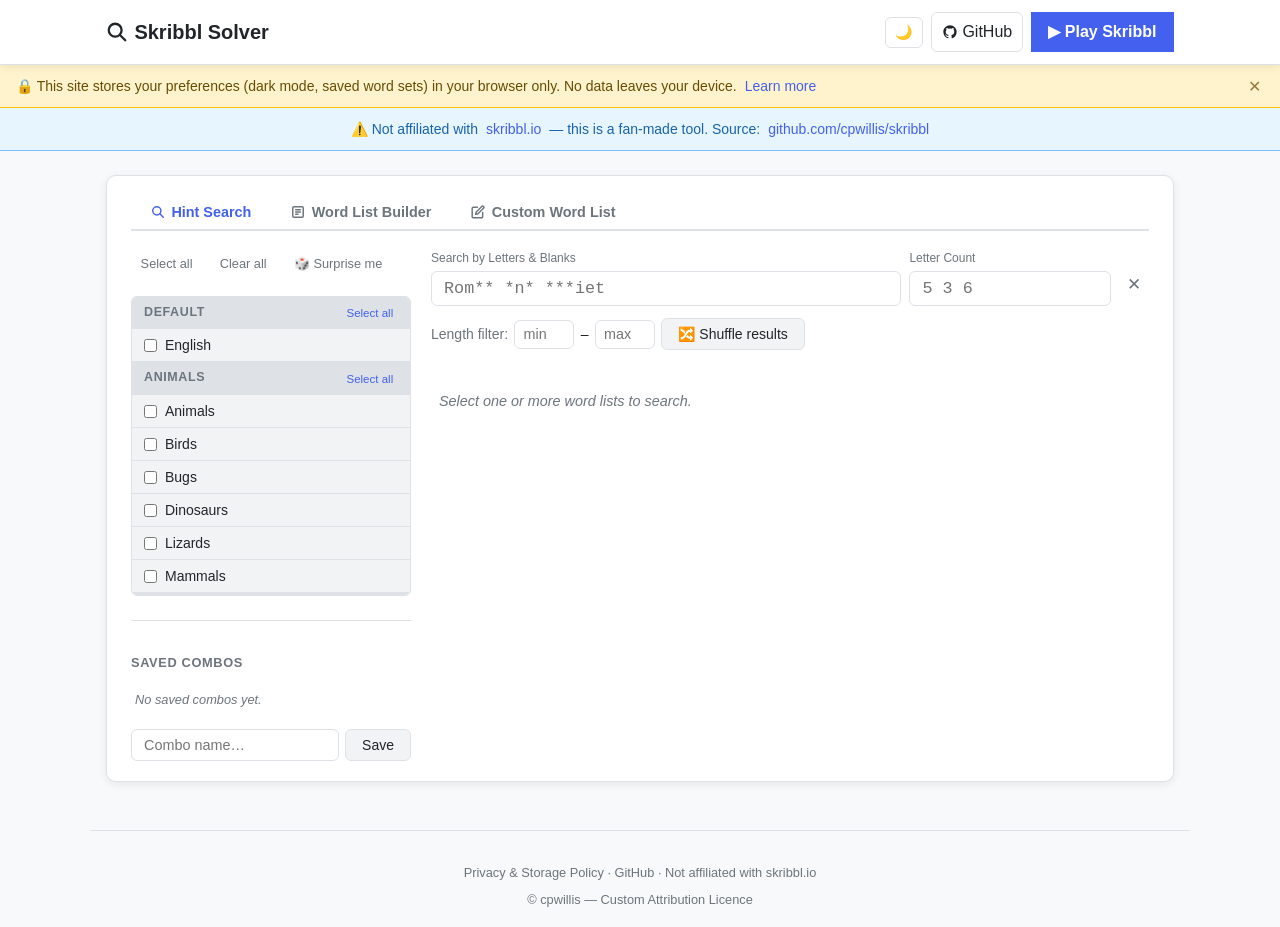
<file: index.html>
<!doctype html>
<html lang="en" data-theme="light">
  <head>
    <meta charset="UTF-8" />
    <meta name="viewport" content="width=device-width, initial-scale=1.0" />

    <title>Skribbl Solver — Word List Builder &amp; Hint Search</title>
    <meta
      name="description"
      content="Free skribbl.io word list builder and hint search tool. Browse 70+ word lists, combine and deduplicate them, copy to clipboard for custom skribbl.io games, and use blank/pattern search to guess the current word."
    />

    <!-- Open Graph / Social -->
    <meta property="og:type" content="website" />
    <meta property="og:url" content="https://skribbl.cpwillis.dev/" />
    <meta
      property="og:title"
      content="Skribbl Solver — Word List Builder &amp; Hint Search"
    />
    <meta
      property="og:description"
      content="Browse 70+ word lists for skribbl.io. Combine, shuffle, filter and copy custom word sets. Hint search with wildcard patterns. Not affiliated with skribbl.io."
    />

    <!-- Inline SVG favicon — magnifying glass -->
    <link
      rel="icon"
      type="image/svg+xml"
      href="data:image/svg+xml,%3Csvg xmlns='http://www.w3.org/2000/svg' viewBox='0 0 24 24'%3E%3Ccircle cx='10' cy='10' r='7' fill='none' stroke='%234361ee' stroke-width='2.5'/%3E%3Cline x1='15.5' y1='15.5' x2='21' y2='21' stroke='%234361ee' stroke-width='2.5' stroke-linecap='round'/%3E%3C/svg%3E"
    />
    <link
      rel="apple-touch-icon"
      href="data:image/svg+xml,%3Csvg xmlns='http://www.w3.org/2000/svg' viewBox='0 0 24 24'%3E%3Ccircle cx='10' cy='10' r='7' fill='none' stroke='%234361ee' stroke-width='2.5'/%3E%3Cline x1='15.5' y1='15.5' x2='21' y2='21' stroke='%234361ee' stroke-width='2.5' stroke-linecap='round'/%3E%3C/svg%3E"
    />

    <link rel="manifest" href="/manifest.webmanifest" />
    <link rel="stylesheet" href="css/style.css" />
  </head>
  <body>
    <!-- ═══ HEADER ═══════════════════════════════════════════ -->
    <header class="site-header" role="banner">
      <div class="header-inner">
        <a href="/" class="site-title" aria-label="Skribbl Solver home">
          <svg
            class="logo-icon"
            aria-hidden="true"
            width="22"
            height="22"
            viewBox="0 0 24 24"
            fill="none"
            stroke="currentColor"
            stroke-width="2.5"
            stroke-linecap="round"
            stroke-linejoin="round"
          >
            <circle cx="10" cy="10" r="7" />
            <line x1="15.5" y1="15.5" x2="21" y2="21" />
          </svg>
          <span class="title-label">Skribbl Solver</span>
        </a>
        <div class="header-actions">
          <button
            id="dark-mode-toggle"
            class="btn-icon"
            title="Toggle dark mode"
            aria-label="Toggle dark mode"
          >
            🌙
          </button>
          <a
            href="https://github.com/cpwillis/skribbl"
            class="btn-icon"
            target="_blank"
            rel="noopener noreferrer"
            title="View on GitHub"
            aria-label="View source on GitHub"
          >
            <svg
              width="16"
              height="16"
              viewBox="0 0 24 24"
              fill="currentColor"
              aria-hidden="true"
            >
              <path
                d="M12 2C6.477 2 2 6.484 2 12.021c0 4.428 2.865 8.185 6.839 9.504.5.092.682-.217.682-.482 0-.237-.009-.868-.014-1.703-2.782.605-3.369-1.342-3.369-1.342-.454-1.154-1.11-1.461-1.11-1.461-.908-.62.069-.608.069-.608 1.003.07 1.531 1.03 1.531 1.03.892 1.529 2.341 1.087 2.91.831.092-.646.35-1.087.636-1.337-2.22-.253-4.555-1.113-4.555-4.951 0-1.093.39-1.988 1.029-2.688-.103-.253-.446-1.272.098-2.65 0 0 .84-.27 2.75 1.026A9.564 9.564 0 0 1 12 6.844a9.59 9.59 0 0 1 2.504.337c1.909-1.296 2.747-1.026 2.747-1.026.546 1.378.202 2.397.1 2.65.64.7 1.028 1.595 1.028 2.688 0 3.847-2.339 4.695-4.566 4.944.359.309.678.919.678 1.852 0 1.336-.012 2.415-.012 2.743 0 .267.18.578.688.48C19.138 20.2 22 16.447 22 12.021 22 6.484 17.523 2 12 2z"
              />
            </svg>
            GitHub
          </a>
          <a
            href="https://skribbl.io"
            class="btn-primary"
            target="_blank"
            rel="noopener noreferrer"
            aria-label="Play Skribbl.io"
          >
            ▶ Play Skribbl
          </a>
        </div>
      </div>
    </header>

    <!-- ═══ BANNERS ══════════════════════════════════════════ -->
    <div
      id="storage-banner"
      class="banner banner-storage"
      role="note"
      aria-label="Browser storage notice"
    >
      <span
        >🔒 This site stores your preferences (dark mode, saved word sets) in
        your browser only. No data leaves your device.</span
      >
      <a href="privacy.html">Learn more</a>
      <button
        id="storage-banner-close"
        class="banner-close"
        aria-label="Dismiss notice"
      >
        ✕
      </button>
    </div>

    <div class="banner banner-disclaimer" role="note">
      ⚠️ Not affiliated with
      <a href="https://skribbl.io" target="_blank" rel="noopener noreferrer"
        >skribbl.io</a
      >
      — this is a fan-made tool. Source:
      <a
        href="https://github.com/cpwillis/skribbl"
        target="_blank"
        rel="noopener noreferrer"
        >github.com/cpwillis/skribbl</a
      >
    </div>

    <div
      id="shared-banner"
      class="banner banner-shared hidden"
      role="status"
      aria-live="polite"
    >
      ✓ Shared word list loaded from URL.
      <button
        id="shared-banner-close"
        class="banner-close"
        aria-label="Dismiss"
      >
        ✕
      </button>
    </div>

    <!-- ═══ MAIN ══════════════════════════════════════════════ -->
    <main class="main" id="main">
      <!-- ── COMBINED TOOL SECTION ────────────────────────── -->
      <section class="card">
        <!-- Tab bar -->
        <div class="tool-tabs" role="tablist">
          <button
            class="tab-btn active"
            data-tab="search"
            role="tab"
            aria-selected="true"
            aria-controls="tab-search"
            id="tab-btn-search"
          >
            <svg
              width="14"
              height="14"
              viewBox="0 0 24 24"
              fill="none"
              stroke="currentColor"
              stroke-width="2.5"
              stroke-linecap="round"
              stroke-linejoin="round"
              aria-hidden="true"
            >
              <circle cx="10" cy="10" r="7" />
              <line x1="15.5" y1="15.5" x2="21" y2="21" />
            </svg>
            Hint Search
          </button>
          <button
            class="tab-btn"
            data-tab="builder"
            role="tab"
            aria-selected="false"
            aria-controls="tab-builder"
            id="tab-btn-builder"
          >
            <svg
              width="14"
              height="14"
              viewBox="0 0 24 24"
              fill="none"
              stroke="currentColor"
              stroke-width="2.5"
              stroke-linecap="round"
              stroke-linejoin="round"
              aria-hidden="true"
            >
              <rect x="3" y="3" width="18" height="18" rx="2" />
              <line x1="8" y1="12" x2="16" y2="12" />
              <line x1="8" y1="8" x2="16" y2="8" />
              <line x1="8" y1="16" x2="12" y2="16" />
            </svg>
            Word List Builder
          </button>
          <button
            class="tab-btn"
            data-tab="custom"
            role="tab"
            aria-selected="false"
            aria-controls="tab-custom"
            id="tab-btn-custom"
          >
            <svg
              width="14"
              height="14"
              viewBox="0 0 24 24"
              fill="none"
              stroke="currentColor"
              stroke-width="2.5"
              stroke-linecap="round"
              stroke-linejoin="round"
              aria-hidden="true"
            >
              <path
                d="M11 4H4a2 2 0 0 0-2 2v14a2 2 0 0 0 2 2h14a2 2 0 0 0 2-2v-7"
              />
              <path
                d="M18.5 2.5a2.121 2.121 0 0 1 3 3L12 15l-4 1 1-4 9.5-9.5z"
              />
            </svg>
            Custom Word List
          </button>
        </div>

        <div class="section-row">
          <!-- Left: shared list picker -->
          <div class="section-left">
            <div class="picker-controls">
              <button id="select-all" class="btn-ghost">Select all</button>
              <button id="clear-all" class="btn-ghost">Clear all</button>
              <button
                id="surprise-btn"
                class="btn-ghost"
                title="Load a random word list"
              >
                🎲 Surprise me
              </button>
            </div>
            <div
              class="list-picker-panel"
              id="list-picker"
              role="group"
              aria-label="Word list selection"
            ></div>
            <hr class="divider" />

            <!-- Saved Combos -->
            <div class="saved-combos-section">
              <div class="combos-label">Saved combos</div>
              <div
                class="combo-list"
                id="combo-list"
                role="list"
                aria-label="Saved word list combinations"
              ></div>
              <div class="save-combo-row">
                <input
                  type="text"
                  id="save-combo-input"
                  placeholder="Combo name…"
                  aria-label="Name for saved combo"
                  maxlength="40"
                />
                <button id="save-combo-btn" class="btn-secondary">Save</button>
              </div>
            </div>
          </div>

          <!-- Right: tab panels -->
          <div class="section-right">
            <!-- Search panel -->
            <div
              id="tab-search"
              class="tab-panel"
              role="tabpanel"
              aria-labelledby="tab-btn-search"
            >
              <div id="search-pattern-row"></div>

              <div class="len-filter">
                <label for="search-min-len">Length filter:</label>
                <input
                  type="number"
                  id="search-min-len"
                  min="1"
                  max="30"
                  placeholder="min"
                  aria-label="Minimum word length"
                />
                <span>–</span>
                <input
                  type="number"
                  id="search-max-len"
                  min="1"
                  max="30"
                  placeholder="max"
                  aria-label="Maximum word length"
                />
                <button id="search-shuffle-btn" class="btn-secondary">
                  🔀 Shuffle results
                </button>
              </div>

              <div class="results-header">
                <span
                  class="results-count"
                  id="search-result-count"
                  aria-live="polite"
                ></span>
              </div>

              <div
                class="word-grid"
                id="search-results"
                role="list"
                aria-label="Search results"
                aria-live="polite"
              >
                <span class="empty-state"
                  >Select one or more word lists to search.</span
                >
              </div>
            </div>

            <!-- Builder panel -->
            <div
              id="tab-builder"
              class="tab-panel hidden"
              role="tabpanel"
              aria-labelledby="tab-btn-builder"
            >
              <div class="builder-controls">
                <!-- Count presets -->
                <div class="count-presets">
                  <label>Words:</label>
                  <button class="preset-btn" data-preset="50">50</button>
                  <button class="preset-btn" data-preset="100">100</button>
                  <button class="preset-btn" data-preset="all">All</button>
                  <button class="preset-btn" data-preset="custom">
                    Custom
                  </button>
                  <div class="custom-count-wrap hidden" id="custom-count-wrap">
                    <input
                      type="number"
                      id="custom-count-input"
                      min="1"
                      max="9999"
                      value="50"
                      aria-label="Custom word count"
                    />
                  </div>
                </div>

                <!-- Length filter -->
                <div class="len-filter">
                  <label for="builder-min-len">Length filter:</label>
                  <input
                    type="number"
                    id="builder-min-len"
                    min="1"
                    max="30"
                    placeholder="min"
                    aria-label="Minimum word length"
                  />
                  <span>–</span>
                  <input
                    type="number"
                    id="builder-max-len"
                    min="1"
                    max="30"
                    placeholder="max"
                    aria-label="Maximum word length"
                  />
                </div>

                <!-- Preview filter -->
                <div class="preview-filter-wrap">
                  <input
                    type="text"
                    id="builder-filter-input"
                    placeholder="Filter preview (doesn't affect copy)…"
                    aria-label="Filter word preview"
                  />
                  <button
                    class="clear-btn"
                    id="builder-filter-clear"
                    aria-label="Clear filter"
                  >
                    ✕
                  </button>
                </div>

                <!-- Actions -->
                <div class="action-row">
                  <button id="builder-shuffle-btn" class="btn-secondary">
                    🔀 Shuffle
                  </button>
                  <button id="builder-copy-btn" class="btn-success">
                    📋 Copy as CSV
                  </button>
                  <button id="builder-export-btn" class="btn-secondary">
                    ⬇ Export .txt
                  </button>
                  <button
                    id="builder-share-btn"
                    class="btn-icon"
                    title="Copy shareable URL to clipboard"
                  >
                    🔗 Share
                  </button>
                </div>
              </div>

              <hr class="divider" />

              <div class="results-header">
                <span
                  class="results-count"
                  id="builder-result-count"
                  aria-live="polite"
                ></span>
              </div>

              <div
                class="word-grid"
                id="builder-results"
                role="list"
                aria-label="Word list preview"
                aria-live="polite"
              >
                <span class="empty-state"
                  >Select one or more word lists to build a set.</span
                >
              </div>

              <p class="builder-hint">
                Paste the copied list into
                <a
                  href="https://skribbl.io"
                  target="_blank"
                  rel="noopener noreferrer"
                  >skribbl.io</a
                >
                → Custom Words field when creating a private lobby.
              </p>
            </div>

            <!-- Custom Word List panel -->
            <div
              id="tab-custom"
              class="tab-panel hidden"
              role="tabpanel"
              aria-labelledby="tab-btn-custom"
            >
              <p class="custom-hint">
                Paste your own comma-separated word list below. It's saved
                locally in your browser — nothing leaves your device.
              </p>

              <div class="custom-words-editor">
                <textarea
                  id="custom-words-input"
                  class="custom-words-textarea"
                  placeholder="apple, banana, cherry, …"
                  rows="5"
                  aria-label="Custom word list (comma-separated)"
                  spellcheck="false"
                  autocorrect="off"
                ></textarea>
                <div class="custom-words-actions">
                  <span
                    id="custom-word-count"
                    class="custom-word-count"
                    aria-live="polite"
                    >0 words</span
                  >
                  <button id="custom-words-save" class="btn-success">
                    💾 Save
                  </button>
                  <button id="custom-words-clear" class="btn-ghost">
                    ✕ Clear
                  </button>
                </div>
              </div>

              <hr class="divider" />

              <div id="custom-pattern-row"></div>

              <div class="len-filter">
                <label for="custom-search-min-len">Length filter:</label>
                <input
                  type="number"
                  id="custom-search-min-len"
                  min="1"
                  max="30"
                  placeholder="min"
                  aria-label="Minimum word length"
                />
                <span>–</span>
                <input
                  type="number"
                  id="custom-search-max-len"
                  min="1"
                  max="30"
                  placeholder="max"
                  aria-label="Maximum word length"
                />
              </div>

              <div class="results-header">
                <span
                  class="results-count"
                  id="custom-result-count"
                  aria-live="polite"
                ></span>
                <button id="custom-shuffle-btn" class="btn-secondary">
                  🔀 Shuffle results
                </button>
              </div>

              <div
                class="word-grid"
                id="custom-results"
                role="list"
                aria-label="Custom search results"
                aria-live="polite"
              >
                <span class="empty-state"
                  >Paste words above and save to search.</span
                >
              </div>
            </div>
          </div>
        </div>
      </section>
    </main>

    <!-- ═══ FOOTER ════════════════════════════════════════════ -->
    <footer class="site-footer" role="contentinfo">
      <p>
        <a href="privacy.html">Privacy &amp; Storage Policy</a> ·
        <a
          href="https://github.com/cpwillis/skribbl"
          target="_blank"
          rel="noopener noreferrer"
          >GitHub</a
        >
        · Not affiliated with
        <a href="https://skribbl.io" target="_blank" rel="noopener noreferrer"
          >skribbl.io</a
        >
      </p>
      <p>
        © cpwillis —
        <a
          href="https://github.com/cpwillis/skribbl/blob/main/LICENSE"
          target="_blank"
          rel="noopener noreferrer"
          >Custom Attribution Licence</a
        >
      </p>
    </footer>

    <!-- Shared pattern-row template — instantiated per tab by search-panel.js -->
    <template id="tpl-pattern-row">
      <div class="pattern-row">
        <div class="pattern-col pattern-input-blanks">
          <span class="pattern-col-label">Search by Letters &amp; Blanks</span>
          <div class="pattern-input-wrap">
            <input
              type="text"
              data-id="blanks"
              placeholder="Rom** *n* ***iet"
              autocomplete="off"
              autocorrect="off"
              spellcheck="false"
              aria-label="Search by blanks"
            />
          </div>
        </div>
        <div class="pattern-col pattern-input-count">
          <span class="pattern-col-label">Letter Count</span>
          <div class="pattern-input-wrap">
            <input
              type="text"
              data-id="count"
              placeholder="5 3 6"
              autocomplete="off"
              autocorrect="off"
              spellcheck="false"
              aria-label="Letter count"
            />
          </div>
        </div>
        <div class="pattern-col pattern-clear-col">
          <span class="pattern-col-label" aria-hidden="true"></span>
          <button
            class="clear-btn"
            data-id="clear"
            aria-label="Clear search"
            title="Clear (Esc)"
          >
            ✕
          </button>
        </div>
      </div>
    </template>

    <script src="js/search-panel.js"></script>
    <script src="js/local_development.js"></script>
    <script src="js/app.js"></script>
    <script src="js/pwa.js"></script>
    <!-- Cloudflare Web Analytics -->
    <script
      defer
      src="https://static.cloudflareinsights.com/beacon.min.js"
      data-cf-beacon='{"token": "e13c57b614e0491ab8d8b6d963871ec9"}'
    ></script>
    <!-- End Cloudflare Web Analytics -->
  </body>
</html>
</file>
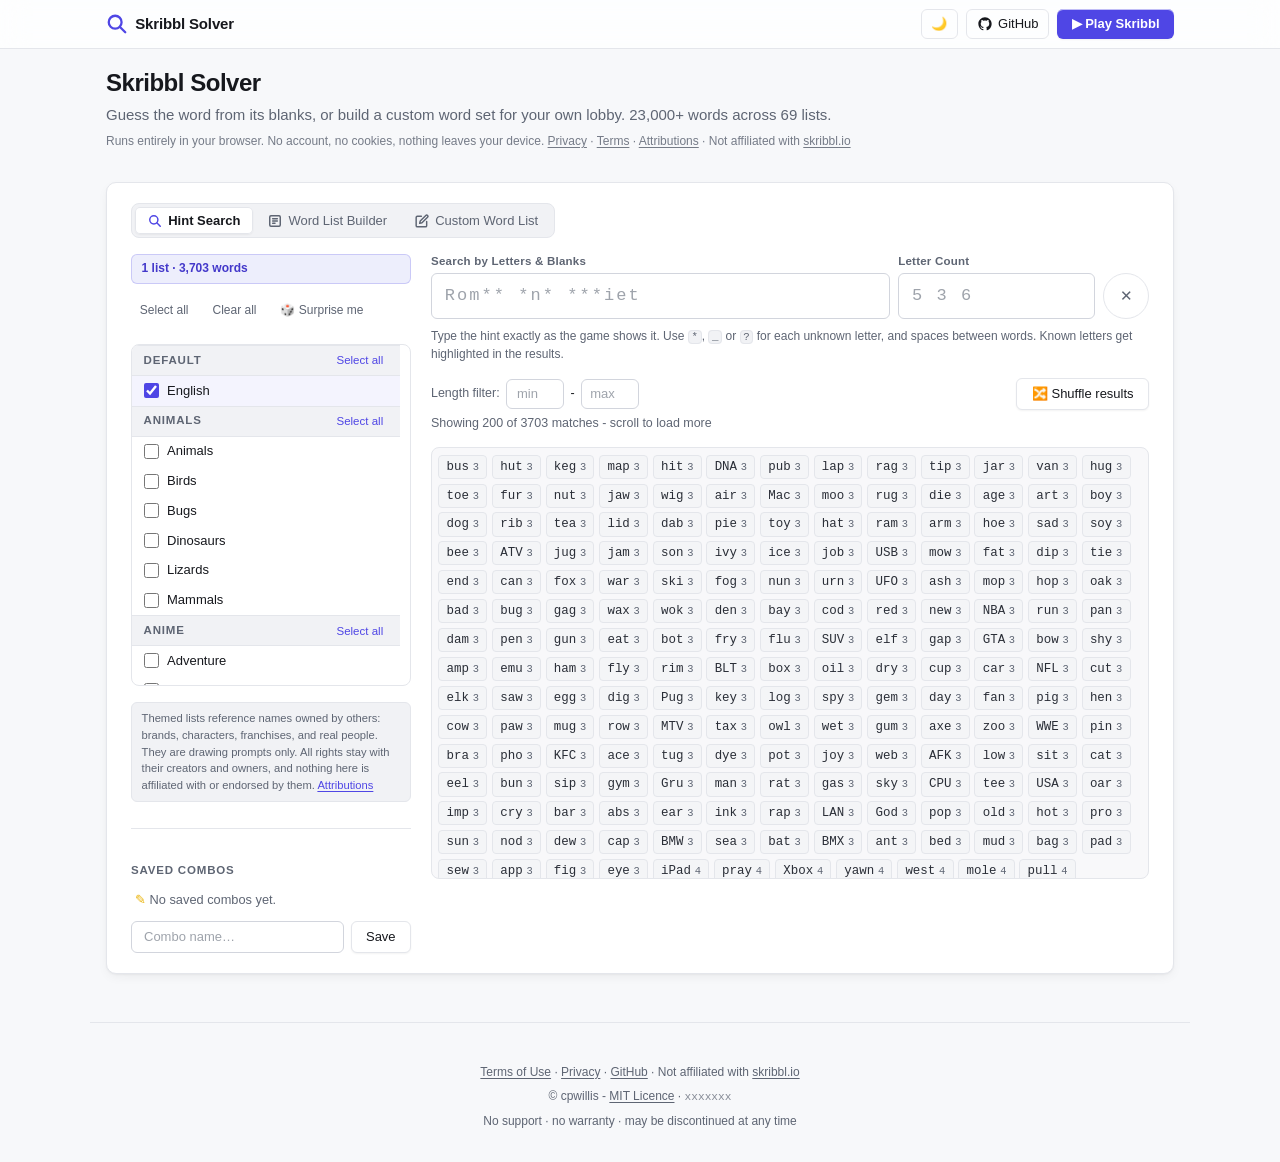
<file: public/index.html>
<!doctype html>
<html lang="en" data-theme="light">
  <head>
    <meta charset="UTF-8" />
    <meta name="viewport" content="width=device-width, initial-scale=1.0" />
    <meta name="theme-color" content="#f7f8fa" />
    <meta
      name="theme-color"
      content="#0e1015"
      media="(prefers-color-scheme: dark)"
    />

    <title>Skribbl Solver - Word List Builder &amp; Hint Search</title>
    <meta
      name="description"
      content="Free word list builder and hint search for skribbl.io players. Search 23,000+ words by blanks and letter count, combine word lists, and copy a custom set into your own lobby. Works offline. Not affiliated with skribbl.io."
    />

    <link rel="canonical" href="https://skribbl.cpwillis.dev/" />
    <meta name="robots" content="index, follow" />

    <!-- Open Graph / Social -->
    <meta property="og:type" content="website" />
    <meta property="og:url" content="https://skribbl.cpwillis.dev/" />
    <meta
      property="og:title"
      content="Skribbl Solver - Word List Builder &amp; Hint Search"
    />
    <meta
      property="og:description"
      content="Guess the word from its blanks, or build and copy a custom word set for your own lobby. 23,000+ words, works offline. Not affiliated with skribbl.io."
    />
    <meta
      property="og:image"
      content="https://skribbl.cpwillis.dev/social-card.png"
    />
    <meta property="og:image:width" content="1200" />
    <meta property="og:image:height" content="630" />
    <meta
      property="og:image:alt"
      content="Skribbl Solver: word list builder and hint search"
    />

    <!-- Twitter Card -->
    <meta name="twitter:card" content="summary_large_image" />
    <meta name="twitter:url" content="https://skribbl.cpwillis.dev/" />
    <meta
      name="twitter:title"
      content="Skribbl Solver - Word List Builder &amp; Hint Search"
    />
    <meta
      name="twitter:description"
      content="Guess the word from its blanks, or build and copy a custom word set for your own lobby. 23,000+ words, works offline."
    />
    <meta
      name="twitter:image"
      content="https://skribbl.cpwillis.dev/social-card.png"
    />

    <!-- JSON-LD structured data -->
    <script type="application/ld+json">
      {
        "@context": "https://schema.org",
        "@type": "WebApplication",
        "name": "Skribbl Solver",
        "url": "https://skribbl.cpwillis.dev/",
        "description": "Free word list builder and hint search for skribbl.io players. Search 23,000+ words by blanks and letter count, combine word lists, and copy a custom set into your own lobby. Works offline. Not affiliated with skribbl.io.",
        "applicationCategory": "GameApplication",
        "operatingSystem": "Any",
        "dateModified": "2026-08-28",
        "offers": {
          "@type": "Offer",
          "price": "0",
          "priceCurrency": "USD"
        },
        "featureList": [
          "23,000+ words across 69 word lists",
          "Combine and deduplicate word lists",
          "Copy to clipboard for skribbl.io custom games",
          "Wildcard and blank pattern hint search",
          "Word length filtering",
          "Shuffle and export word lists",
          "Save and share word list combinations",
          "Custom word list support"
        ]
      }
    </script>

    <!-- Inline SVG favicon - magnifying glass -->
    <link
      rel="icon"
      type="image/svg+xml"
      href="data:image/svg+xml,%3Csvg xmlns='http://www.w3.org/2000/svg' viewBox='0 0 24 24'%3E%3Ccircle cx='10' cy='10' r='7' fill='none' stroke='%234f46e5' stroke-width='2.5'/%3E%3Cline x1='15.5' y1='15.5' x2='21' y2='21' stroke='%234f46e5' stroke-width='2.5' stroke-linecap='round'/%3E%3C/svg%3E"
    />
    <link
      rel="apple-touch-icon"
      href="data:image/svg+xml,%3Csvg xmlns='http://www.w3.org/2000/svg' viewBox='0 0 24 24'%3E%3Ccircle cx='10' cy='10' r='7' fill='none' stroke='%234f46e5' stroke-width='2.5'/%3E%3Cline x1='15.5' y1='15.5' x2='21' y2='21' stroke='%234f46e5' stroke-width='2.5' stroke-linecap='round'/%3E%3C/svg%3E"
    />

    <link rel="manifest" href="/manifest.webmanifest" />
    <link rel="stylesheet" href="css/style.css" />
    <script src="/js/darkmode.js"></script>
  </head>
  <body>
    <!-- ═══ HEADER ═══════════════════════════════════════════ -->
    <header class="site-header" role="banner">
      <div class="header-inner">
        <a href="/" class="site-title" aria-label="Skribbl Solver home">
          <svg
            class="logo-icon"
            aria-hidden="true"
            width="22"
            height="22"
            viewBox="0 0 24 24"
            fill="none"
            stroke="currentColor"
            stroke-width="2.5"
            stroke-linecap="round"
            stroke-linejoin="round"
          >
            <circle cx="10" cy="10" r="7" />
            <line x1="15.5" y1="15.5" x2="21" y2="21" />
          </svg>
          <span class="title-label">Skribbl Solver</span>
        </a>
        <div class="header-actions">
          <button
            id="dark-mode-toggle"
            class="btn-icon"
            title="Toggle dark mode"
            aria-label="Toggle dark mode"
          >
            🌙
          </button>
          <a
            href="https://github.com/cpwillis/skribbl"
            class="btn-icon"
            target="_blank"
            rel="noopener noreferrer"
            title="View on GitHub"
            aria-label="View source on GitHub"
          >
            <svg
              width="16"
              height="16"
              viewBox="0 0 24 24"
              fill="currentColor"
              aria-hidden="true"
            >
              <path
                d="M12 2C6.477 2 2 6.484 2 12.021c0 4.428 2.865 8.185 6.839 9.504.5.092.682-.217.682-.482 0-.237-.009-.868-.014-1.703-2.782.605-3.369-1.342-3.369-1.342-.454-1.154-1.11-1.461-1.11-1.461-.908-.62.069-.608.069-.608 1.003.07 1.531 1.03 1.531 1.03.892 1.529 2.341 1.087 2.91.831.092-.646.35-1.087.636-1.337-2.22-.253-4.555-1.113-4.555-4.951 0-1.093.39-1.988 1.029-2.688-.103-.253-.446-1.272.098-2.65 0 0 .84-.27 2.75 1.026A9.564 9.564 0 0 1 12 6.844a9.59 9.59 0 0 1 2.504.337c1.909-1.296 2.747-1.026 2.747-1.026.546 1.378.202 2.397.1 2.65.64.7 1.028 1.595 1.028 2.688 0 3.847-2.339 4.695-4.566 4.944.359.309.678.919.678 1.852 0 1.336-.012 2.415-.012 2.743 0 .267.18.578.688.48C19.138 20.2 22 16.447 22 12.021 22 6.484 17.523 2 12 2z"
              />
            </svg>
            GitHub
          </a>
          <a
            href="https://skribbl.io"
            class="btn-primary"
            target="_blank"
            rel="noopener noreferrer"
            aria-label="Play Skribbl.io"
          >
            ▶ Play Skribbl
          </a>
        </div>
      </div>
    </header>

    <!-- ═══ BANNERS ══════════════════════════════════════════ -->
    <div
      id="shared-banner"
      class="banner banner-shared hidden"
      role="status"
      aria-live="polite"
    >
      ✓ Shared word list loaded from URL.
      <button
        id="shared-banner-close"
        class="banner-close"
        aria-label="Dismiss"
      >
        ✕
      </button>
    </div>

    <!-- ═══ MAIN ══════════════════════════════════════════════ -->
    <main class="main" id="main">
      <div class="page-intro">
        <h1>Skribbl Solver</h1>
        <p class="page-intro-lead">
          Guess the word from its blanks, or build a custom word set for your
          own lobby. 23,000+ words across 69 lists.
        </p>
        <p class="page-intro-meta">
          Runs entirely in your browser. No account, no cookies, nothing leaves
          your device. <a href="https://cpwillis.dev/privacy">Privacy</a> ·
          <a href="https://cpwillis.dev/terms">Terms</a> ·
          <a href="/attributions">Attributions</a> · Not affiliated
          with
          <a href="https://skribbl.io" target="_blank" rel="noopener noreferrer"
            >skribbl.io</a
          >
        </p>
      </div>

      <!-- ── COMBINED TOOL SECTION ────────────────────────── -->
      <section class="card">
        <!-- Tab bar -->
        <div class="tool-tabs" role="tablist">
          <button
            class="tab-btn active"
            data-tab="search"
            role="tab"
            aria-selected="true"
            aria-controls="tab-search"
            id="tab-btn-search"
          >
            <svg
              width="14"
              height="14"
              viewBox="0 0 24 24"
              fill="none"
              stroke="currentColor"
              stroke-width="2.5"
              stroke-linecap="round"
              stroke-linejoin="round"
              aria-hidden="true"
            >
              <circle cx="10" cy="10" r="7" />
              <line x1="15.5" y1="15.5" x2="21" y2="21" />
            </svg>
            <span class="tab-label">Hint Search</span>
          </button>
          <button
            class="tab-btn"
            data-tab="builder"
            role="tab"
            aria-selected="false"
            aria-controls="tab-builder"
            id="tab-btn-builder"
          >
            <svg
              width="14"
              height="14"
              viewBox="0 0 24 24"
              fill="none"
              stroke="currentColor"
              stroke-width="2.5"
              stroke-linecap="round"
              stroke-linejoin="round"
              aria-hidden="true"
            >
              <rect x="3" y="3" width="18" height="18" rx="2" />
              <line x1="8" y1="12" x2="16" y2="12" />
              <line x1="8" y1="8" x2="16" y2="8" />
              <line x1="8" y1="16" x2="12" y2="16" />
            </svg>
            <span class="tab-label"><span class="tab-label-long">Word List </span>Builder</span>
          </button>
          <button
            class="tab-btn"
            data-tab="custom"
            role="tab"
            aria-selected="false"
            aria-controls="tab-custom"
            id="tab-btn-custom"
          >
            <svg
              width="14"
              height="14"
              viewBox="0 0 24 24"
              fill="none"
              stroke="currentColor"
              stroke-width="2.5"
              stroke-linecap="round"
              stroke-linejoin="round"
              aria-hidden="true"
            >
              <path
                d="M11 4H4a2 2 0 0 0-2 2v14a2 2 0 0 0 2 2h14a2 2 0 0 0 2-2v-7"
              />
              <path
                d="M18.5 2.5a2.121 2.121 0 0 1 3 3L12 15l-4 1 1-4 9.5-9.5z"
              />
            </svg>
            <span class="tab-label">Custom<span class="tab-label-long"> Word List</span></span>
          </button>
        </div>

        <div class="section-row">
          <!-- Left: shared list picker -->
          <div class="section-left">
            <div class="picker-summary" id="picker-summary" aria-live="polite">
              No lists selected
            </div>
            <div class="picker-controls">
              <button id="select-all" class="btn-ghost">Select all</button>
              <button id="clear-all" class="btn-ghost">Clear all</button>
              <button
                id="surprise-btn"
                class="btn-ghost"
                title="Load a random word list"
              >
                🎲 Surprise me
              </button>
            </div>
            <div
              class="list-picker-panel"
              id="list-picker"
              role="group"
              aria-label="Word list selection"
            ></div>
            <p class="attribution-note">
              Themed lists reference names owned by others: brands, characters,
              franchises, and real people. They are drawing prompts only. All
              rights stay with their creators and owners, and nothing here is
              affiliated with or endorsed by them.
              <a href="/attributions">Attributions</a>
            </p>

            <hr class="divider" />

            <!-- Saved Combos -->
            <div class="saved-combos-section">
              <div class="combos-label">Saved combos</div>
              <div
                class="combo-list"
                id="combo-list"
                role="list"
                aria-label="Saved word list combinations"
              ></div>
              <div class="save-combo-row">
                <input
                  type="text"
                  id="save-combo-input"
                  placeholder="Combo name…"
                  aria-label="Name for saved combo"
                  maxlength="40"
                />
                <button id="save-combo-btn" class="btn-secondary">Save</button>
              </div>
            </div>
          </div>

          <!-- Right: tab panels -->
          <div class="section-right">
            <!-- Search panel -->
            <div
              id="tab-search"
              class="tab-panel"
              role="tabpanel"
              aria-labelledby="tab-btn-search"
            >
              <div id="search-pattern-row"></div>

              <p class="pattern-hint">
                Type the hint exactly as the game shows it. Use
                <code>*</code>, <code>_</code> or <code>?</code> for each unknown
                letter, and spaces between words. Known letters get highlighted
                in the results.
              </p>

              <div id="search-controls-row"></div>

              <div
                class="word-grid"
                id="search-results"
                role="list"
                aria-label="Search results"
                aria-live="polite"
              >
                <span class="empty-state"
                  >Select one or more word lists to search.</span
                >
              </div>
            </div>

            <!-- Builder panel -->
            <div
              id="tab-builder"
              class="tab-panel hidden"
              role="tabpanel"
              aria-labelledby="tab-btn-builder"
            >
              <div class="builder-controls">
                <!-- Count presets -->
                <div class="count-presets">
                  <label>Words:</label>
                  <button class="preset-btn" data-preset="50">50</button>
                  <button class="preset-btn" data-preset="100">100</button>
                  <button class="preset-btn" data-preset="all">All</button>
                  <button class="preset-btn" data-preset="custom">
                    Custom
                  </button>
                  <div class="custom-count-wrap hidden" id="custom-count-wrap">
                    <input
                      type="number"
                      id="custom-count-input"
                      min="1"
                      max="9999"
                      value="50"
                      aria-label="Custom word count"
                    />
                  </div>
                </div>

                <!-- Length filter -->
                <div class="len-filter">
                  <label for="builder-min-len">Length filter:</label>
                  <input
                    type="number"
                    id="builder-min-len"
                    min="1"
                    max="30"
                    placeholder="min"
                    aria-label="Minimum word length"
                  />
                  <span>-</span>
                  <input
                    type="number"
                    id="builder-max-len"
                    min="1"
                    max="30"
                    placeholder="max"
                    aria-label="Maximum word length"
                  />
                </div>

                <!-- Preview filter -->
                <div class="preview-filter-wrap">
                  <input
                    type="text"
                    id="builder-filter-input"
                    placeholder="Filter preview (doesn't affect copy)…"
                    aria-label="Filter word preview"
                  />
                  <button
                    class="clear-btn"
                    id="builder-filter-clear"
                    aria-label="Clear filter"
                  >
                    ✕
                  </button>
                </div>

                <!-- Actions -->
                <div class="action-row">
                  <button id="builder-shuffle-btn" class="btn-secondary">
                    🔀 Shuffle
                  </button>
                  <button id="builder-copy-btn" class="btn-success">
                    📋 Copy as CSV
                  </button>
                  <button id="builder-export-btn" class="btn-secondary">
                    ⬇ Export .txt
                  </button>
                  <button
                    id="builder-share-btn"
                    class="btn-icon"
                    title="Copy shareable URL to clipboard"
                  >
                    🔗 Share
                  </button>
                </div>
              </div>

              <hr class="divider" />

              <div class="results-header">
                <span
                  class="results-count"
                  id="builder-result-count"
                  aria-live="polite"
                ></span>
              </div>

              <div
                class="word-grid"
                id="builder-results"
                role="list"
                aria-label="Word list preview"
                aria-live="polite"
              >
                <span class="empty-state"
                  >Select one or more word lists to build a set.</span
                >
              </div>

              <p class="builder-hint">
                Paste the copied list into
                <a
                  href="https://skribbl.io"
                  target="_blank"
                  rel="noopener noreferrer"
                  >skribbl.io</a
                >
                → Custom Words field when creating a private lobby.
              </p>
            </div>

            <!-- Custom Word List panel -->
            <div
              id="tab-custom"
              class="tab-panel hidden"
              role="tabpanel"
              aria-labelledby="tab-btn-custom"
            >
              <p class="custom-hint">
                Paste your own comma-separated word list below. It's saved
                locally in your browser - nothing leaves your device.
              </p>

              <div class="custom-words-editor">
                <textarea
                  id="custom-words-input"
                  class="custom-words-textarea"
                  placeholder="apple, banana, cherry, …"
                  rows="5"
                  aria-label="Custom word list (comma-separated)"
                  spellcheck="false"
                  autocorrect="off"
                ></textarea>
                <div class="custom-words-actions">
                  <span
                    id="custom-word-count"
                    class="custom-word-count"
                    aria-live="polite"
                    >0 words</span
                  >
                  <button id="custom-words-save" class="btn-success">
                    🔎 Search
                  </button>
                  <button id="custom-words-clear" class="btn-ghost">
                    ✕ Clear
                  </button>
                </div>
              </div>

              <hr class="divider" />

              <div id="custom-pattern-row"></div>

              <div id="custom-controls-row"></div>

              <div
                class="word-grid"
                id="custom-results"
                role="list"
                aria-label="Custom search results"
                aria-live="polite"
              >
                <span class="empty-state"
                  >Paste words above and save to search.</span
                >
              </div>
            </div>
          </div>
        </div>
      </section>
    </main>

    <!-- ═══ FOOTER ════════════════════════════════════════════ -->
    <footer class="site-footer" role="contentinfo">
      <p>
        <a href="https://cpwillis.dev/terms">Terms of Use</a> ·
        <a href="https://cpwillis.dev/privacy">Privacy</a> ·
        <a
          href="https://github.com/cpwillis/skribbl"
          target="_blank"
          rel="noopener noreferrer"
          >GitHub</a
        >
        · Not affiliated with
        <a href="https://skribbl.io" target="_blank" rel="noopener noreferrer"
          >skribbl.io</a
        >
      </p>
      <p>
        © cpwillis -
        <a
          href="https://github.com/cpwillis/skribbl/blob/main/LICENSE"
          target="_blank"
          rel="noopener noreferrer"
          >MIT Licence</a
        >
        · <span class="build-sha" title="Deployed commit">xxxxxxx</span>
      </p>
      <p>No support · no warranty · may be discontinued at any time</p>
    </footer>

    <script src="js/search-panel.js"></script>
    <script src="js/app.js"></script>
    <script src="js/pwa.js"></script>
    <!-- Cloudflare Web Analytics -->
    <script
      defer
      src="https://static.cloudflareinsights.com/beacon.min.js"
      data-cf-beacon='{"token": "e13c57b614e0491ab8d8b6d963871ec9"}'
    ></script>
    <!-- End Cloudflare Web Analytics -->
  </body>
</html>
</file>
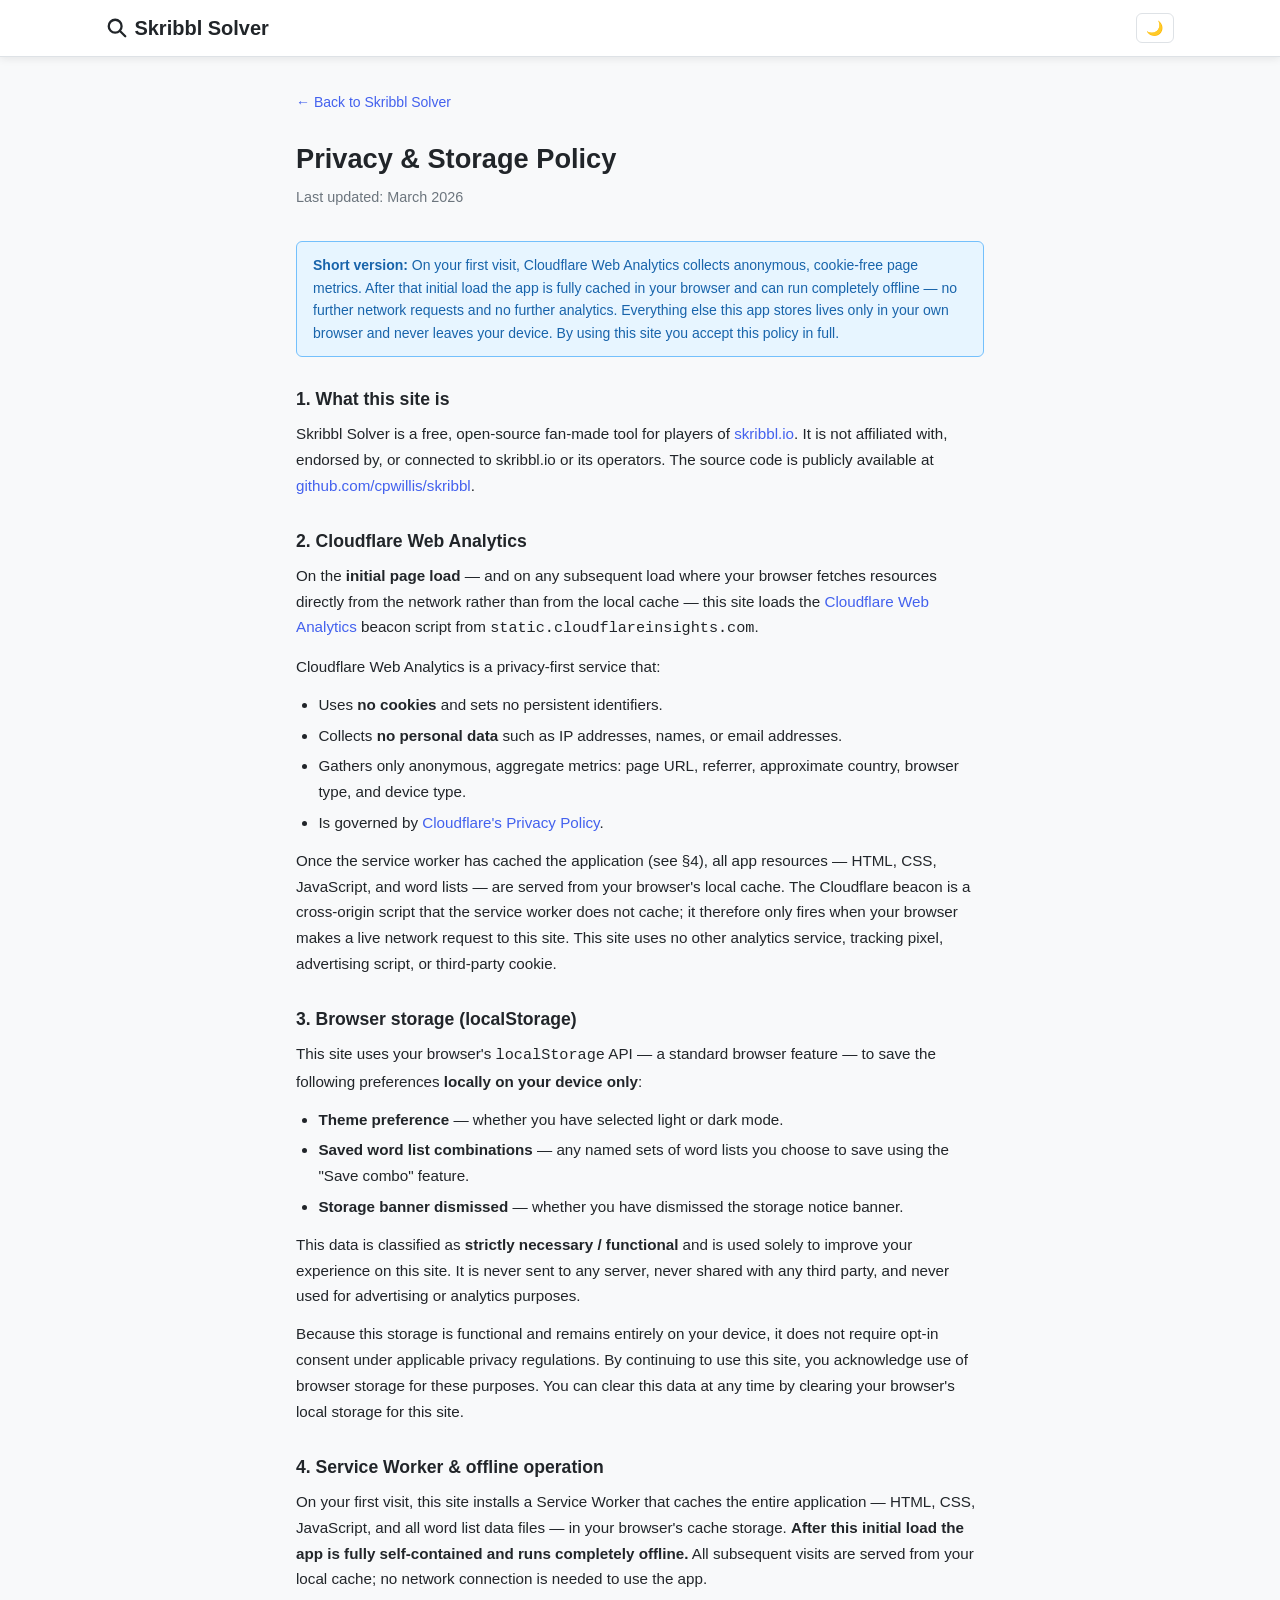
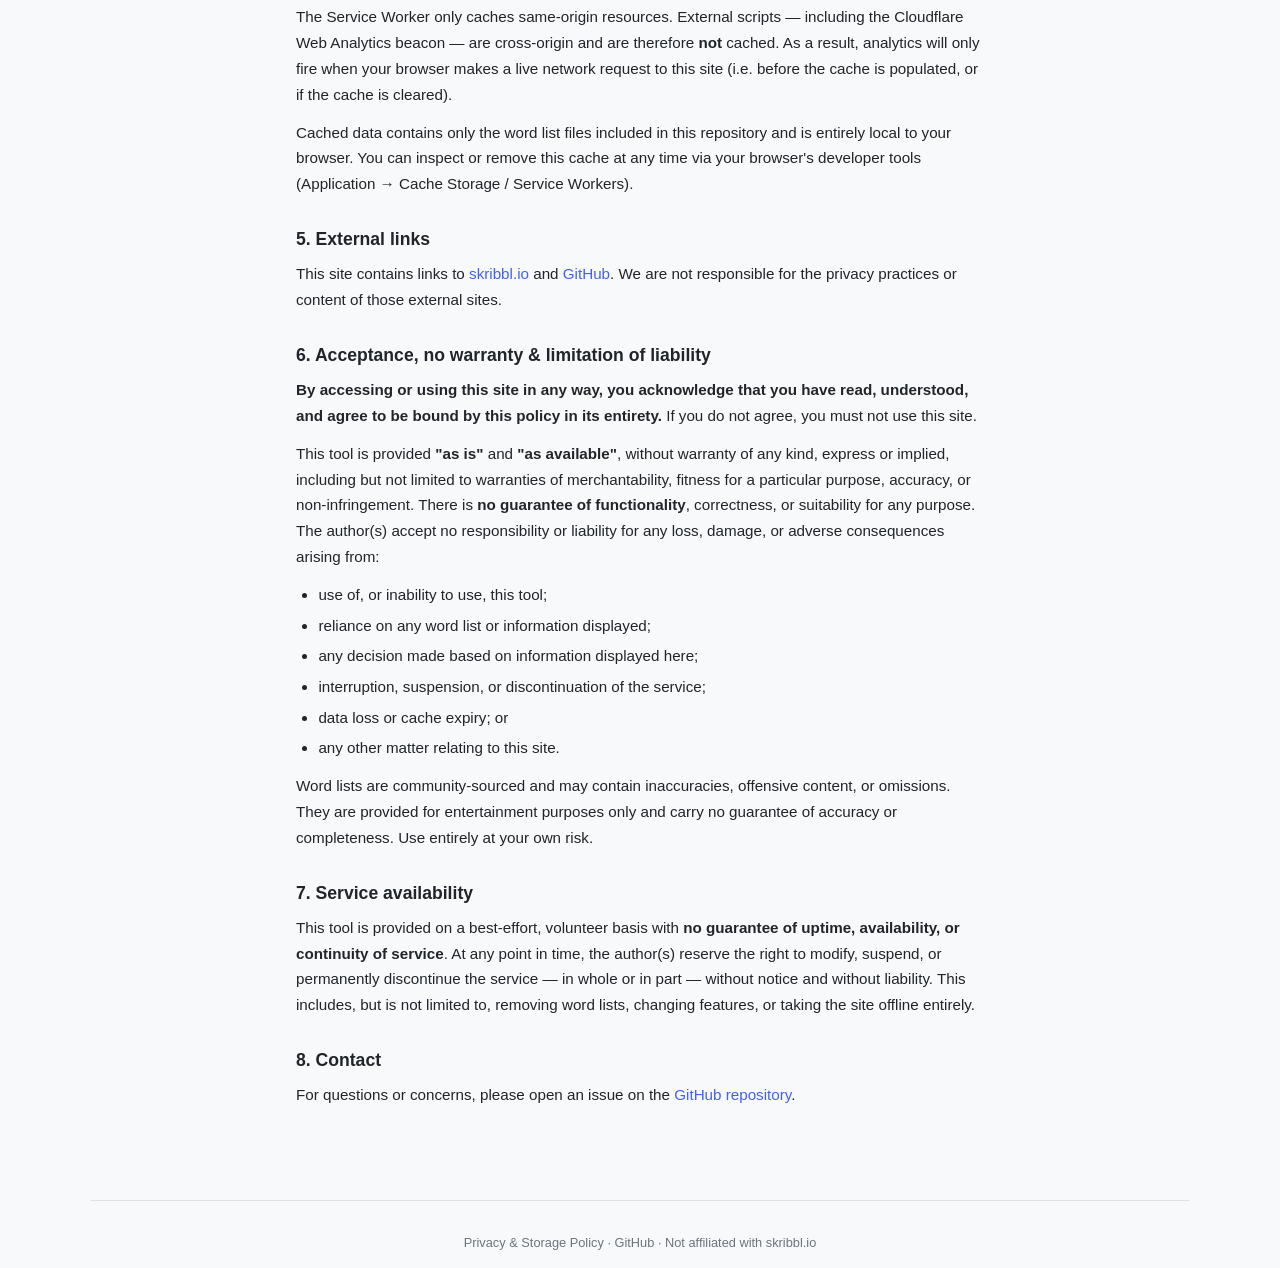
<file: privacy.html>
<!doctype html>
<html lang="en" data-theme="light">
  <head>
    <meta charset="UTF-8" />
    <meta name="viewport" content="width=device-width, initial-scale=1.0" />
    <title>Privacy &amp; Storage Policy — Skribbl Solver</title>
    <meta
      name="description"
      content="Privacy and storage policy for Skribbl Solver. Cloudflare Web Analytics runs on the initial load only; after caching the app works fully offline. No personal data collected."
    />
    <link
      rel="icon"
      type="image/svg+xml"
      href="data:image/svg+xml,%3Csvg xmlns='http://www.w3.org/2000/svg' viewBox='0 0 24 24'%3E%3Ccircle cx='10' cy='10' r='7' fill='none' stroke='%234361ee' stroke-width='2.5'/%3E%3Cline x1='15.5' y1='15.5' x2='21' y2='21' stroke='%234361ee' stroke-width='2.5' stroke-linecap='round'/%3E%3C/svg%3E"
    />
    <link rel="stylesheet" href="/css/style.css" />
  </head>
  <body>
    <header class="site-header" role="banner">
      <div class="header-inner">
        <a href="/" class="site-title" aria-label="Skribbl Solver home">
          <svg
            width="22"
            height="22"
            viewBox="0 0 24 24"
            fill="none"
            stroke="currentColor"
            stroke-width="2.5"
            stroke-linecap="round"
            stroke-linejoin="round"
            aria-hidden="true"
          >
            <circle cx="10" cy="10" r="7" />
            <line x1="15.5" y1="15.5" x2="21" y2="21" />
          </svg>
          <span class="title-label">Skribbl Solver</span>
        </a>
        <div class="header-actions">
          <button
            id="dark-mode-toggle"
            class="btn-icon"
            title="Toggle dark mode"
            aria-label="Toggle dark mode"
          >
            🌙
          </button>
        </div>
      </div>
    </header>

    <div class="prose">
      <a class="back-link" href="/">← Back to Skribbl Solver</a>

      <h1>Privacy &amp; Storage Policy</h1>
      <p class="subtitle">Last updated: March 2026</p>

      <div class="notice">
        <strong>Short version:</strong> On your first visit, Cloudflare Web
        Analytics collects anonymous, cookie-free page metrics. After that
        initial load the app is fully cached in your browser and can run
        completely offline — no further network requests and no further
        analytics. Everything else this app stores lives only in your own
        browser and never leaves your device. By using this site you accept this
        policy in full.
      </div>

      <h2>1. What this site is</h2>
      <p>
        Skribbl Solver is a free, open-source fan-made tool for players of
        <a href="https://skribbl.io" target="_blank" rel="noopener noreferrer"
          >skribbl.io</a
        >. It is not affiliated with, endorsed by, or connected to skribbl.io or
        its operators. The source code is publicly available at
        <a
          href="https://github.com/cpwillis/skribbl"
          target="_blank"
          rel="noopener noreferrer"
          >github.com/cpwillis/skribbl</a
        >.
      </p>

      <h2>2. Cloudflare Web Analytics</h2>
      <p>
        On the <strong>initial page load</strong> — and on any subsequent load
        where your browser fetches resources directly from the network rather
        than from the local cache — this site loads the
        <a
          href="https://www.cloudflare.com/web-analytics/"
          target="_blank"
          rel="noopener noreferrer"
          >Cloudflare Web Analytics</a
        >
        beacon script from
        <code>static.cloudflareinsights.com</code>.
      </p>
      <p>Cloudflare Web Analytics is a privacy-first service that:</p>
      <ul>
        <li>
          Uses <strong>no cookies</strong> and sets no persistent identifiers.
        </li>
        <li>
          Collects <strong>no personal data</strong> such as IP addresses,
          names, or email addresses.
        </li>
        <li>
          Gathers only anonymous, aggregate metrics: page URL, referrer,
          approximate country, browser type, and device type.
        </li>
        <li>
          Is governed by
          <a
            href="https://www.cloudflare.com/privacypolicy/"
            target="_blank"
            rel="noopener noreferrer"
            >Cloudflare's Privacy Policy</a
          >.
        </li>
      </ul>
      <p>
        Once the service worker has cached the application (see §4), all app
        resources — HTML, CSS, JavaScript, and word lists — are served from your
        browser's local cache. The Cloudflare beacon is a cross-origin script
        that the service worker does not cache; it therefore only fires when
        your browser makes a live network request to this site. This site uses
        no other analytics service, tracking pixel, advertising script, or
        third-party cookie.
      </p>

      <h2>3. Browser storage (localStorage)</h2>
      <p>
        This site uses your browser's <code>localStorage</code> API — a standard
        browser feature — to save the following preferences
        <strong>locally on your device only</strong>:
      </p>
      <ul>
        <li>
          <strong>Theme preference</strong> — whether you have selected light or
          dark mode.
        </li>
        <li>
          <strong>Saved word list combinations</strong> — any named sets of word
          lists you choose to save using the "Save combo" feature.
        </li>
        <li>
          <strong>Storage banner dismissed</strong> — whether you have dismissed
          the storage notice banner.
        </li>
      </ul>
      <p>
        This data is classified as
        <strong>strictly necessary / functional</strong> and is used solely to
        improve your experience on this site. It is never sent to any server,
        never shared with any third party, and never used for advertising or
        analytics purposes.
      </p>
      <p>
        Because this storage is functional and remains entirely on your device,
        it does not require opt-in consent under applicable privacy regulations.
        By continuing to use this site, you acknowledge use of browser storage
        for these purposes. You can clear this data at any time by clearing your
        browser's local storage for this site.
      </p>

      <h2>4. Service Worker &amp; offline operation</h2>
      <p>
        On your first visit, this site installs a Service Worker that caches the
        entire application — HTML, CSS, JavaScript, and all word list data files
        — in your browser's cache storage.
        <strong
          >After this initial load the app is fully self-contained and runs
          completely offline.</strong
        >
        All subsequent visits are served from your local cache; no network
        connection is needed to use the app.
      </p>
      <p>
        The Service Worker only caches same-origin resources. External scripts —
        including the Cloudflare Web Analytics beacon — are cross-origin and are
        therefore <strong>not</strong> cached. As a result, analytics will only
        fire when your browser makes a live network request to this site (i.e.
        before the cache is populated, or if the cache is cleared).
      </p>
      <p>
        Cached data contains only the word list files included in this
        repository and is entirely local to your browser. You can inspect or
        remove this cache at any time via your browser's developer tools
        (Application → Cache Storage / Service Workers).
      </p>

      <h2>5. External links</h2>
      <p>
        This site contains links to
        <a href="https://skribbl.io" target="_blank" rel="noopener noreferrer"
          >skribbl.io</a
        >
        and
        <a href="https://github.com" target="_blank" rel="noopener noreferrer"
          >GitHub</a
        >. We are not responsible for the privacy practices or content of those
        external sites.
      </p>

      <h2>6. Acceptance, no warranty &amp; limitation of liability</h2>
      <p>
        <strong
          >By accessing or using this site in any way, you acknowledge that you
          have read, understood, and agree to be bound by this policy in its
          entirety.</strong
        >
        If you do not agree, you must not use this site.
      </p>
      <p>
        This tool is provided <strong>"as is"</strong> and
        <strong>"as available"</strong>, without warranty of any kind, express
        or implied, including but not limited to warranties of merchantability,
        fitness for a particular purpose, accuracy, or non-infringement. There
        is <strong>no guarantee of functionality</strong>, correctness, or
        suitability for any purpose. The author(s) accept no responsibility or
        liability for any loss, damage, or adverse consequences arising from:
      </p>
      <ul>
        <li>use of, or inability to use, this tool;</li>
        <li>reliance on any word list or information displayed;</li>
        <li>any decision made based on information displayed here;</li>
        <li>interruption, suspension, or discontinuation of the service;</li>
        <li>data loss or cache expiry; or</li>
        <li>any other matter relating to this site.</li>
      </ul>
      <p>
        Word lists are community-sourced and may contain inaccuracies, offensive
        content, or omissions. They are provided for entertainment purposes only
        and carry no guarantee of accuracy or completeness. Use entirely at your
        own risk.
      </p>

      <h2>7. Service availability</h2>
      <p>
        This tool is provided on a best-effort, volunteer basis with
        <strong
          >no guarantee of uptime, availability, or continuity of
          service</strong
        >. At any point in time, the author(s) reserve the right to modify,
        suspend, or permanently discontinue the service — in whole or in part —
        without notice and without liability. This includes, but is not limited
        to, removing word lists, changing features, or taking the site offline
        entirely.
      </p>

      <h2>8. Contact</h2>
      <p>
        For questions or concerns, please open an issue on the
        <a
          href="https://github.com/cpwillis/skribbl"
          target="_blank"
          rel="noopener noreferrer"
          >GitHub repository</a
        >.
      </p>
    </div>

    <footer class="site-footer" role="contentinfo">
      <p>
        <a href="privacy.html">Privacy &amp; Storage Policy</a> ·
        <a
          href="https://github.com/cpwillis/skribbl"
          target="_blank"
          rel="noopener noreferrer"
          >GitHub</a
        >
        · Not affiliated with
        <a href="https://skribbl.io" target="_blank" rel="noopener noreferrer"
          >skribbl.io</a
        >
      </p>
    </footer>

    <script src="/js/darkmode.js"></script>
  </body>
</html>
</file>
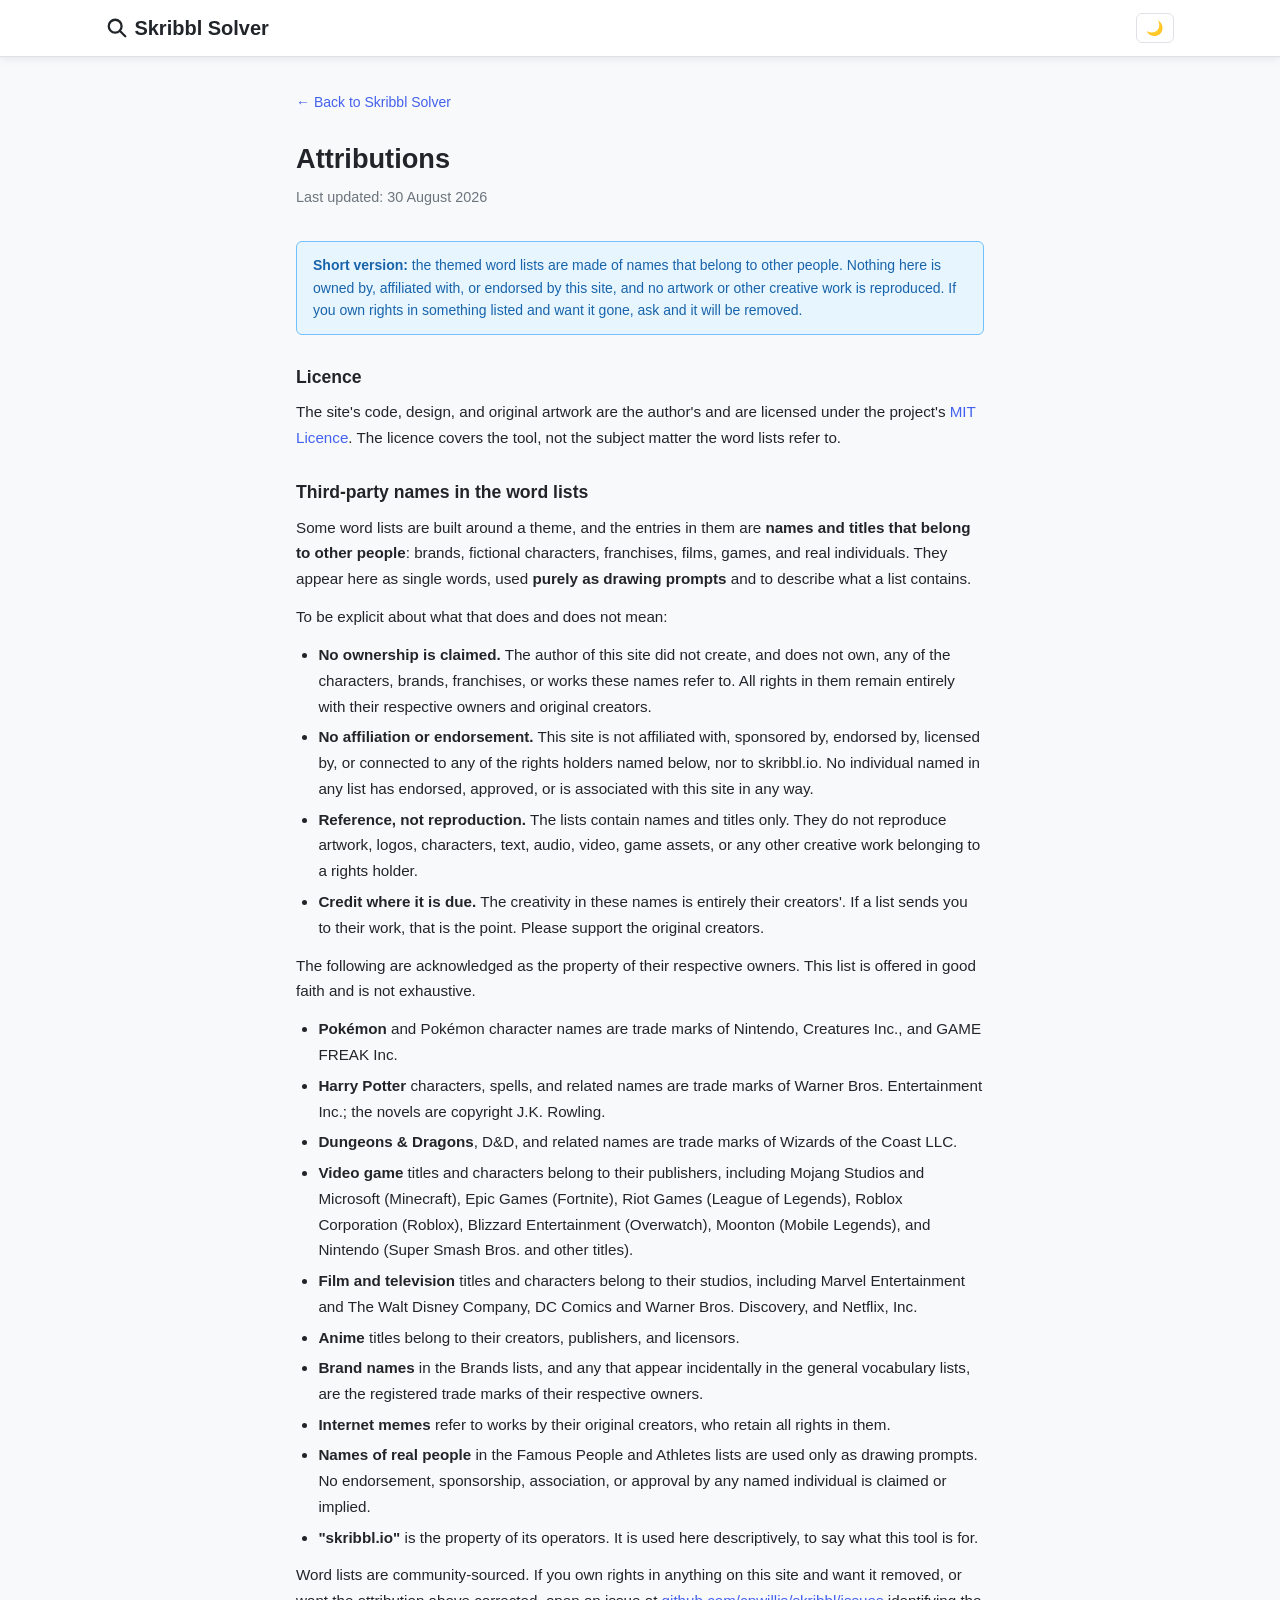
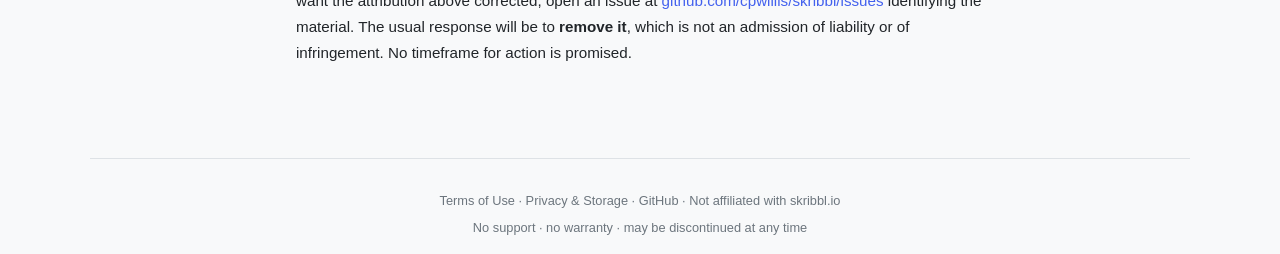
<file: public/attributions.html>
<!doctype html>
<html lang="en" data-theme="light">
  <head>
    <meta charset="UTF-8" />
    <meta name="viewport" content="width=device-width, initial-scale=1.0" />
    <meta name="theme-color" content="#f7f8fa" />
    <meta
      name="theme-color"
      content="#0e1015"
      media="(prefers-color-scheme: dark)"
    />
    <title>Attributions - Skribbl Solver</title>
    <meta
      name="description"
      content="Third-party names, brands and characters referenced in the Skribbl Solver word lists, acknowledged as the property of their owners, and how to request removal."
    />
    <link rel="canonical" href="https://skribbl.cpwillis.dev/attributions" />
    <link
      rel="icon"
      type="image/svg+xml"
      href="data:image/svg+xml,%3Csvg xmlns='http://www.w3.org/2000/svg' viewBox='0 0 24 24'%3E%3Ccircle cx='10' cy='10' r='7' fill='none' stroke='%234f46e5' stroke-width='2.5'/%3E%3Cline x1='15.5' y1='15.5' x2='21' y2='21' stroke='%234f46e5' stroke-width='2.5' stroke-linecap='round'/%3E%3C/svg%3E"
    />
    <link rel="stylesheet" href="/css/style.css" />
  </head>
  <body>
    <header class="site-header" role="banner">
      <div class="header-inner">
        <a href="/" class="site-title" aria-label="Skribbl Solver home">
          <svg
            class="logo-icon"
            width="22"
            height="22"
            viewBox="0 0 24 24"
            fill="none"
            stroke="currentColor"
            stroke-width="2.5"
            stroke-linecap="round"
            stroke-linejoin="round"
            aria-hidden="true"
          >
            <circle cx="10" cy="10" r="7" />
            <line x1="15.5" y1="15.5" x2="21" y2="21" />
          </svg>
          <span class="title-label">Skribbl Solver</span>
        </a>
        <div class="header-actions">
          <button
            id="dark-mode-toggle"
            class="btn-icon"
            title="Toggle dark mode"
            aria-label="Toggle dark mode"
          >
            🌙
          </button>
        </div>
      </div>
    </header>

    <div class="prose">
      <a class="back-link" href="/">← Back to Skribbl Solver</a>

      <h1>Attributions</h1>
      <p class="subtitle">Last updated: 30 August 2026</p>

      <div class="notice">
        <strong>Short version:</strong> the themed word lists are made of names
        that belong to other people. Nothing here is owned by, affiliated with,
        or endorsed by this site, and no artwork or other creative work is
        reproduced. If you own rights in something listed and want it gone, ask
        and it will be removed.
      </div>

      <h2>Licence</h2>
      <p>
        The site's code, design, and original artwork are the author's and are
        licensed under the project's
        <a
          href="https://github.com/cpwillis/skribbl/blob/main/LICENSE"
          target="_blank"
          rel="noopener noreferrer"
          >MIT Licence</a
        >. The licence covers the tool, not the subject matter the word lists
        refer to.
      </p>

      <h2>Third-party names in the word lists</h2>
      <p>
        Some word lists are built around a theme, and the entries in them are
        <strong>names and titles that belong to other people</strong>: brands,
        fictional characters, franchises, films, games, and real individuals.
        They appear here as single words, used
        <strong>purely as drawing prompts</strong> and to describe what a list
        contains.
      </p>
      <p>To be explicit about what that does and does not mean:</p>
      <ul>
        <li>
          <strong>No ownership is claimed.</strong> The author of this site did
          not create, and does not own, any of the characters, brands,
          franchises, or works these names refer to. All rights in them remain
          entirely with their respective owners and original creators.
        </li>
        <li>
          <strong>No affiliation or endorsement.</strong> This site is not
          affiliated with, sponsored by, endorsed by, licensed by, or connected
          to any of the rights holders named below, nor to skribbl.io. No
          individual named in any list has endorsed, approved, or is associated
          with this site in any way.
        </li>
        <li>
          <strong>Reference, not reproduction.</strong> The lists contain names
          and titles only. They do not reproduce artwork, logos, characters,
          text, audio, video, game assets, or any other creative work belonging
          to a rights holder.
        </li>
        <li>
          <strong>Credit where it is due.</strong> The creativity in these names
          is entirely their creators'. If a list sends you to their work, that
          is the point. Please support the original creators.
        </li>
      </ul>
      <p>
        The following are acknowledged as the property of their respective
        owners. This list is offered in good faith and is not exhaustive.
      </p>
      <ul>
        <li>
          <strong>Pokémon</strong> and Pokémon character names are trade marks
          of Nintendo, Creatures Inc., and GAME FREAK Inc.
        </li>
        <li>
          <strong>Harry Potter</strong> characters, spells, and related names
          are trade marks of Warner Bros. Entertainment Inc.; the novels are
          copyright J.K. Rowling.
        </li>
        <li>
          <strong>Dungeons &amp; Dragons</strong>, D&amp;D, and related names
          are trade marks of Wizards of the Coast LLC.
        </li>
        <li>
          <strong>Video game</strong> titles and characters belong to their
          publishers, including Mojang Studios and Microsoft (Minecraft), Epic
          Games (Fortnite), Riot Games (League of Legends), Roblox Corporation
          (Roblox), Blizzard Entertainment (Overwatch), Moonton (Mobile
          Legends), and Nintendo (Super Smash Bros. and other titles).
        </li>
        <li>
          <strong>Film and television</strong> titles and characters belong to
          their studios, including Marvel Entertainment and The Walt Disney
          Company, DC Comics and Warner Bros. Discovery, and Netflix, Inc.
        </li>
        <li>
          <strong>Anime</strong> titles belong to their creators, publishers,
          and licensors.
        </li>
        <li>
          <strong>Brand names</strong> in the Brands lists, and any that appear
          incidentally in the general vocabulary lists, are the registered trade
          marks of their respective owners.
        </li>
        <li>
          <strong>Internet memes</strong> refer to works by their original
          creators, who retain all rights in them.
        </li>
        <li>
          <strong>Names of real people</strong> in the Famous People and
          Athletes lists are used only as drawing prompts. No endorsement,
          sponsorship, association, or approval by any named individual is
          claimed or implied.
        </li>
        <li>
          <strong>"skribbl.io"</strong> is the property of its operators. It is
          used here descriptively, to say what this tool is for.
        </li>
      </ul>
      <p>
        Word lists are community-sourced. If you own rights in anything on this
        site and want it removed, or want the attribution above corrected, open
        an issue at
        <a
          href="https://github.com/cpwillis/skribbl/issues"
          target="_blank"
          rel="noopener noreferrer"
          >github.com/cpwillis/skribbl/issues</a
        >
        identifying the material. The usual response will be to
        <strong>remove it</strong>, which is not an admission of liability or of
        infringement. No timeframe for action is promised.
      </p>

    </div>

    <footer class="site-footer" role="contentinfo">
      <p>
        <a href="/terms">Terms of Use</a> ·
        <a href="/privacy">Privacy &amp; Storage</a> ·
        <a
          href="https://github.com/cpwillis/skribbl"
          target="_blank"
          rel="noopener noreferrer"
          >GitHub</a
        >
        · Not affiliated with
        <a href="https://skribbl.io" target="_blank" rel="noopener noreferrer"
          >skribbl.io</a
        >
      </p>
      <p>No support · no warranty · may be discontinued at any time</p>
    </footer>

    <script src="/js/darkmode.js"></script>
  </body>
</html>
</file>
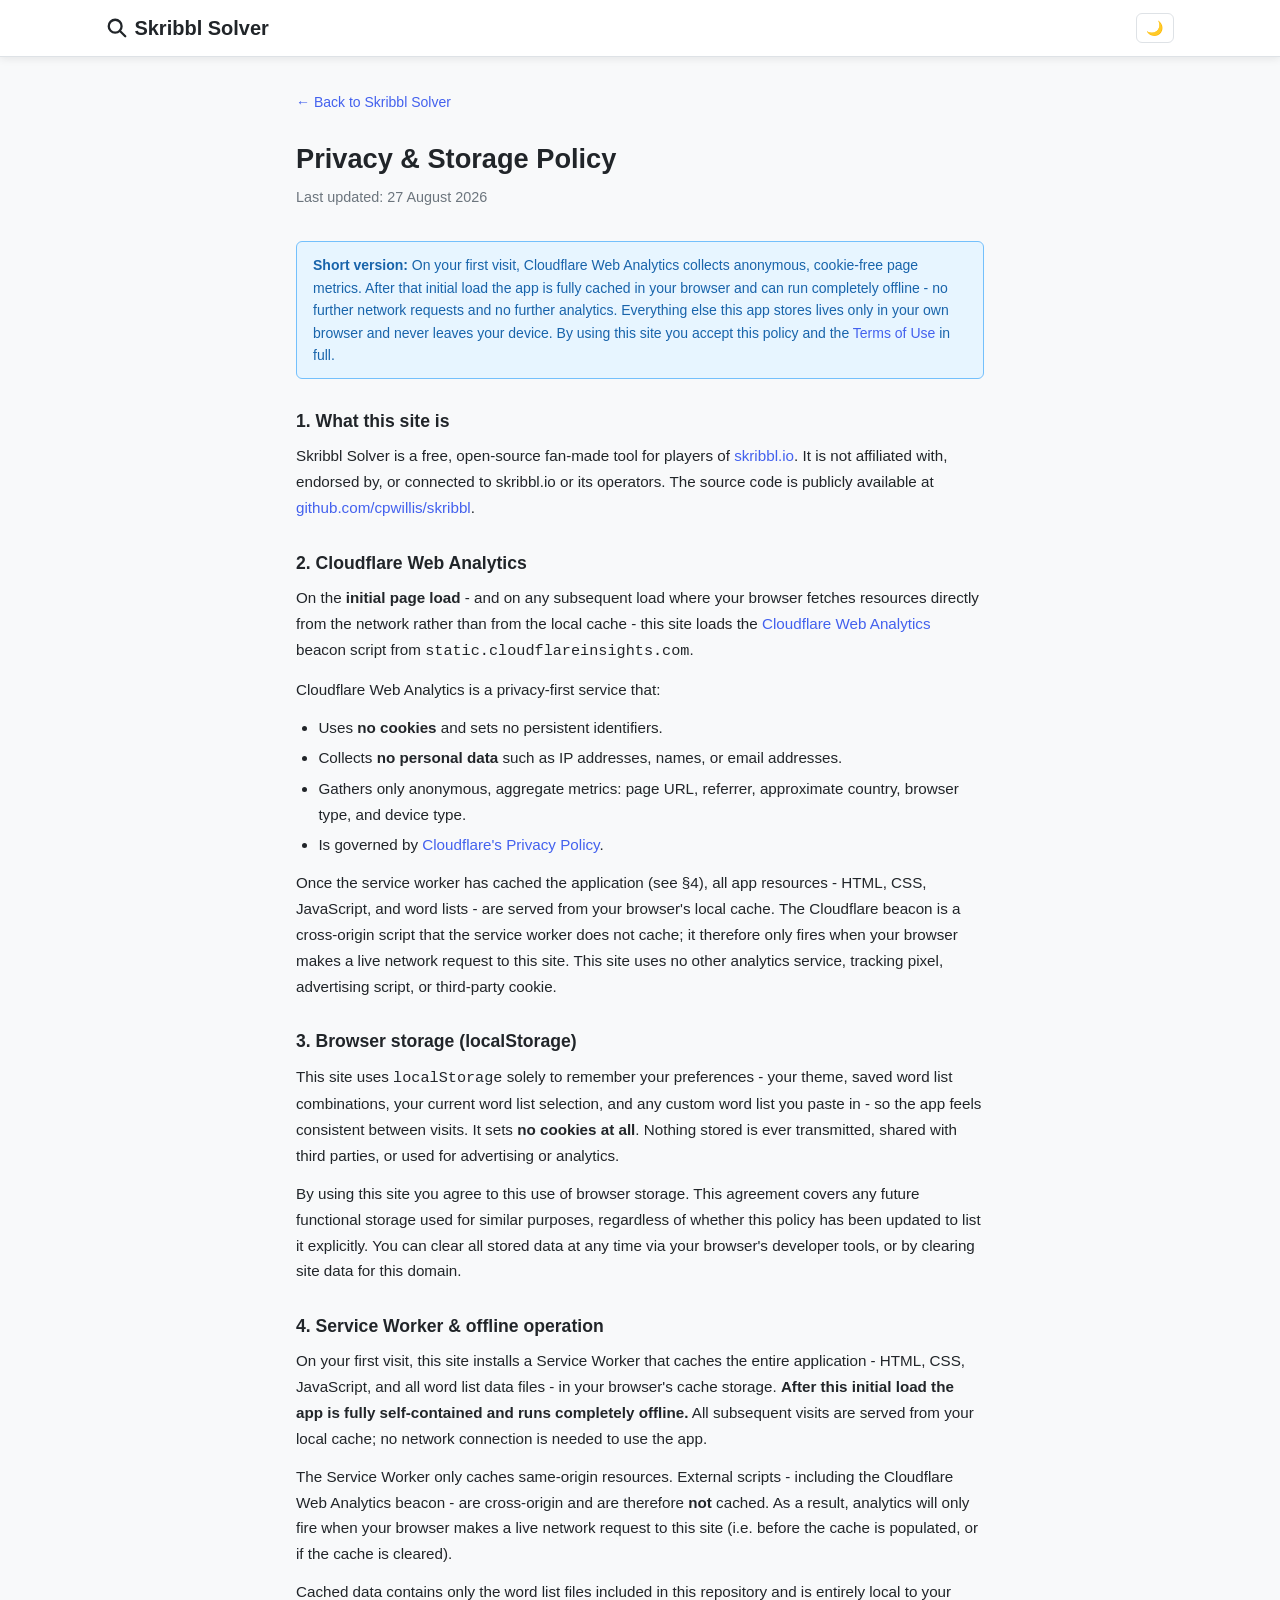
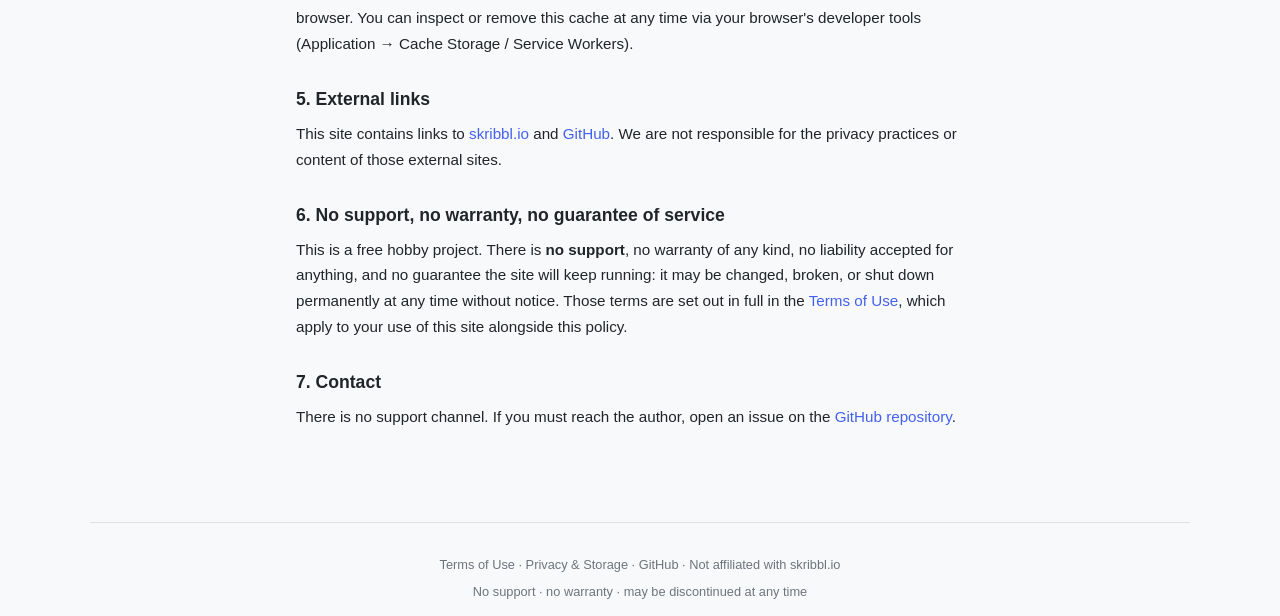
<file: public/privacy.html>
<!doctype html>
<html lang="en" data-theme="light">
  <head>
    <meta charset="UTF-8" />
    <meta name="viewport" content="width=device-width, initial-scale=1.0" />
    <meta name="theme-color" content="#f7f8fa" />
    <meta
      name="theme-color"
      content="#0e1015"
      media="(prefers-color-scheme: dark)"
    />
    <title>Privacy &amp; Storage Policy - Skribbl Solver</title>
    <link rel="canonical" href="https://cpwillis.dev/privacy" />
    <meta
      name="description"
      content="Privacy and storage policy for Skribbl Solver. Cloudflare Web Analytics runs on the initial load only; after caching the app works fully offline. No personal data collected."
    />
    <link
      rel="icon"
      type="image/svg+xml"
      href="data:image/svg+xml,%3Csvg xmlns='http://www.w3.org/2000/svg' viewBox='0 0 24 24'%3E%3Ccircle cx='10' cy='10' r='7' fill='none' stroke='%234f46e5' stroke-width='2.5'/%3E%3Cline x1='15.5' y1='15.5' x2='21' y2='21' stroke='%234f46e5' stroke-width='2.5' stroke-linecap='round'/%3E%3C/svg%3E"
    />
    <link rel="stylesheet" href="/css/style.css" />
  </head>
  <body>
    <header class="site-header" role="banner">
      <div class="header-inner">
        <a href="/" class="site-title" aria-label="Skribbl Solver home">
          <svg
            class="logo-icon"
            width="22"
            height="22"
            viewBox="0 0 24 24"
            fill="none"
            stroke="currentColor"
            stroke-width="2.5"
            stroke-linecap="round"
            stroke-linejoin="round"
            aria-hidden="true"
          >
            <circle cx="10" cy="10" r="7" />
            <line x1="15.5" y1="15.5" x2="21" y2="21" />
          </svg>
          <span class="title-label">Skribbl Solver</span>
        </a>
        <div class="header-actions">
          <button
            id="dark-mode-toggle"
            class="btn-icon"
            title="Toggle dark mode"
            aria-label="Toggle dark mode"
          >
            🌙
          </button>
        </div>
      </div>
    </header>

    <div class="prose">
      <a class="back-link" href="/">← Back to Skribbl Solver</a>

      <h1>Privacy &amp; Storage Policy</h1>
      <p class="subtitle">Last updated: 27 August 2026</p>

      <div class="notice">
        <strong>Short version:</strong> On your first visit, Cloudflare Web
        Analytics collects anonymous, cookie-free page metrics. After that
        initial load the app is fully cached in your browser and can run
        completely offline - no further network requests and no further
        analytics. Everything else this app stores lives only in your own
        browser and never leaves your device. By using this site you accept this
        policy and the <a href="/terms">Terms of Use</a> in full.
      </div>

      <h2>1. What this site is</h2>
      <p>
        Skribbl Solver is a free, open-source fan-made tool for players of
        <a href="https://skribbl.io" target="_blank" rel="noopener noreferrer"
          >skribbl.io</a
        >. It is not affiliated with, endorsed by, or connected to skribbl.io or
        its operators. The source code is publicly available at
        <a
          href="https://github.com/cpwillis/skribbl"
          target="_blank"
          rel="noopener noreferrer"
          >github.com/cpwillis/skribbl</a
        >.
      </p>

      <h2>2. Cloudflare Web Analytics</h2>
      <p>
        On the <strong>initial page load</strong> - and on any subsequent load
        where your browser fetches resources directly from the network rather
        than from the local cache - this site loads the
        <a
          href="https://www.cloudflare.com/web-analytics/"
          target="_blank"
          rel="noopener noreferrer"
          >Cloudflare Web Analytics</a
        >
        beacon script from
        <code>static.cloudflareinsights.com</code>.
      </p>
      <p>Cloudflare Web Analytics is a privacy-first service that:</p>
      <ul>
        <li>
          Uses <strong>no cookies</strong> and sets no persistent identifiers.
        </li>
        <li>
          Collects <strong>no personal data</strong> such as IP addresses,
          names, or email addresses.
        </li>
        <li>
          Gathers only anonymous, aggregate metrics: page URL, referrer,
          approximate country, browser type, and device type.
        </li>
        <li>
          Is governed by
          <a
            href="https://www.cloudflare.com/privacypolicy/"
            target="_blank"
            rel="noopener noreferrer"
            >Cloudflare's Privacy Policy</a
          >.
        </li>
      </ul>
      <p>
        Once the service worker has cached the application (see §4), all app
        resources - HTML, CSS, JavaScript, and word lists - are served from your
        browser's local cache. The Cloudflare beacon is a cross-origin script
        that the service worker does not cache; it therefore only fires when
        your browser makes a live network request to this site. This site uses
        no other analytics service, tracking pixel, advertising script, or
        third-party cookie.
      </p>

      <h2>3. Browser storage (localStorage)</h2>
      <p>
        This site uses <code>localStorage</code> solely to remember your
        preferences - your theme, saved word list combinations, your current
        word list selection, and any custom word list you paste in - so the app
        feels consistent between visits. It sets
        <strong>no cookies at all</strong>. Nothing stored is ever transmitted,
        shared with third parties, or used for advertising or analytics.
      </p>
      <p>
        By using this site you agree to this use of browser storage.
        This agreement covers any future functional storage used for similar
        purposes, regardless of whether this policy has been updated to list it
        explicitly. You can clear all stored data at any time via your browser's
        developer tools, or by clearing site data for this domain.
      </p>

      <h2>4. Service Worker &amp; offline operation</h2>
      <p>
        On your first visit, this site installs a Service Worker that caches the
        entire application - HTML, CSS, JavaScript, and all word list data files
        - in your browser's cache storage.
        <strong
          >After this initial load the app is fully self-contained and runs
          completely offline.</strong
        >
        All subsequent visits are served from your local cache; no network
        connection is needed to use the app.
      </p>
      <p>
        The Service Worker only caches same-origin resources. External scripts -
        including the Cloudflare Web Analytics beacon - are cross-origin and are
        therefore <strong>not</strong> cached. As a result, analytics will only
        fire when your browser makes a live network request to this site (i.e.
        before the cache is populated, or if the cache is cleared).
      </p>
      <p>
        Cached data contains only the word list files included in this
        repository and is entirely local to your browser. You can inspect or
        remove this cache at any time via your browser's developer tools
        (Application → Cache Storage / Service Workers).
      </p>

      <h2>5. External links</h2>
      <p>
        This site contains links to
        <a href="https://skribbl.io" target="_blank" rel="noopener noreferrer"
          >skribbl.io</a
        >
        and
        <a href="https://github.com" target="_blank" rel="noopener noreferrer"
          >GitHub</a
        >. We are not responsible for the privacy practices or content of those
        external sites.
      </p>

      <h2>6. No support, no warranty, no guarantee of service</h2>
      <p>
        This is a free hobby project. There is
        <strong>no support</strong>, no warranty of any kind, no liability
        accepted for anything, and no guarantee the site will keep running: it
        may be changed, broken, or shut down permanently at any time without
        notice. Those terms are set out in full in the
        <a href="/terms">Terms of Use</a>, which apply to your use of this
        site alongside this policy.
      </p>

      <h2>7. Contact</h2>
      <p>
        There is no support channel. If you must reach the author, open an issue
        on the
        <a
          href="https://github.com/cpwillis/skribbl"
          target="_blank"
          rel="noopener noreferrer"
          >GitHub repository</a
        >.
      </p>
    </div>

    <footer class="site-footer" role="contentinfo">
      <p>
        <a href="/terms">Terms of Use</a> ·
        <a href="/privacy">Privacy &amp; Storage</a> ·
        <a
          href="https://github.com/cpwillis/skribbl"
          target="_blank"
          rel="noopener noreferrer"
          >GitHub</a
        >
        · Not affiliated with
        <a href="https://skribbl.io" target="_blank" rel="noopener noreferrer"
          >skribbl.io</a
        >
      </p>
      <p>No support · no warranty · may be discontinued at any time</p>
    </footer>

    <script src="/js/darkmode.js"></script>
  </body>
</html>
</file>
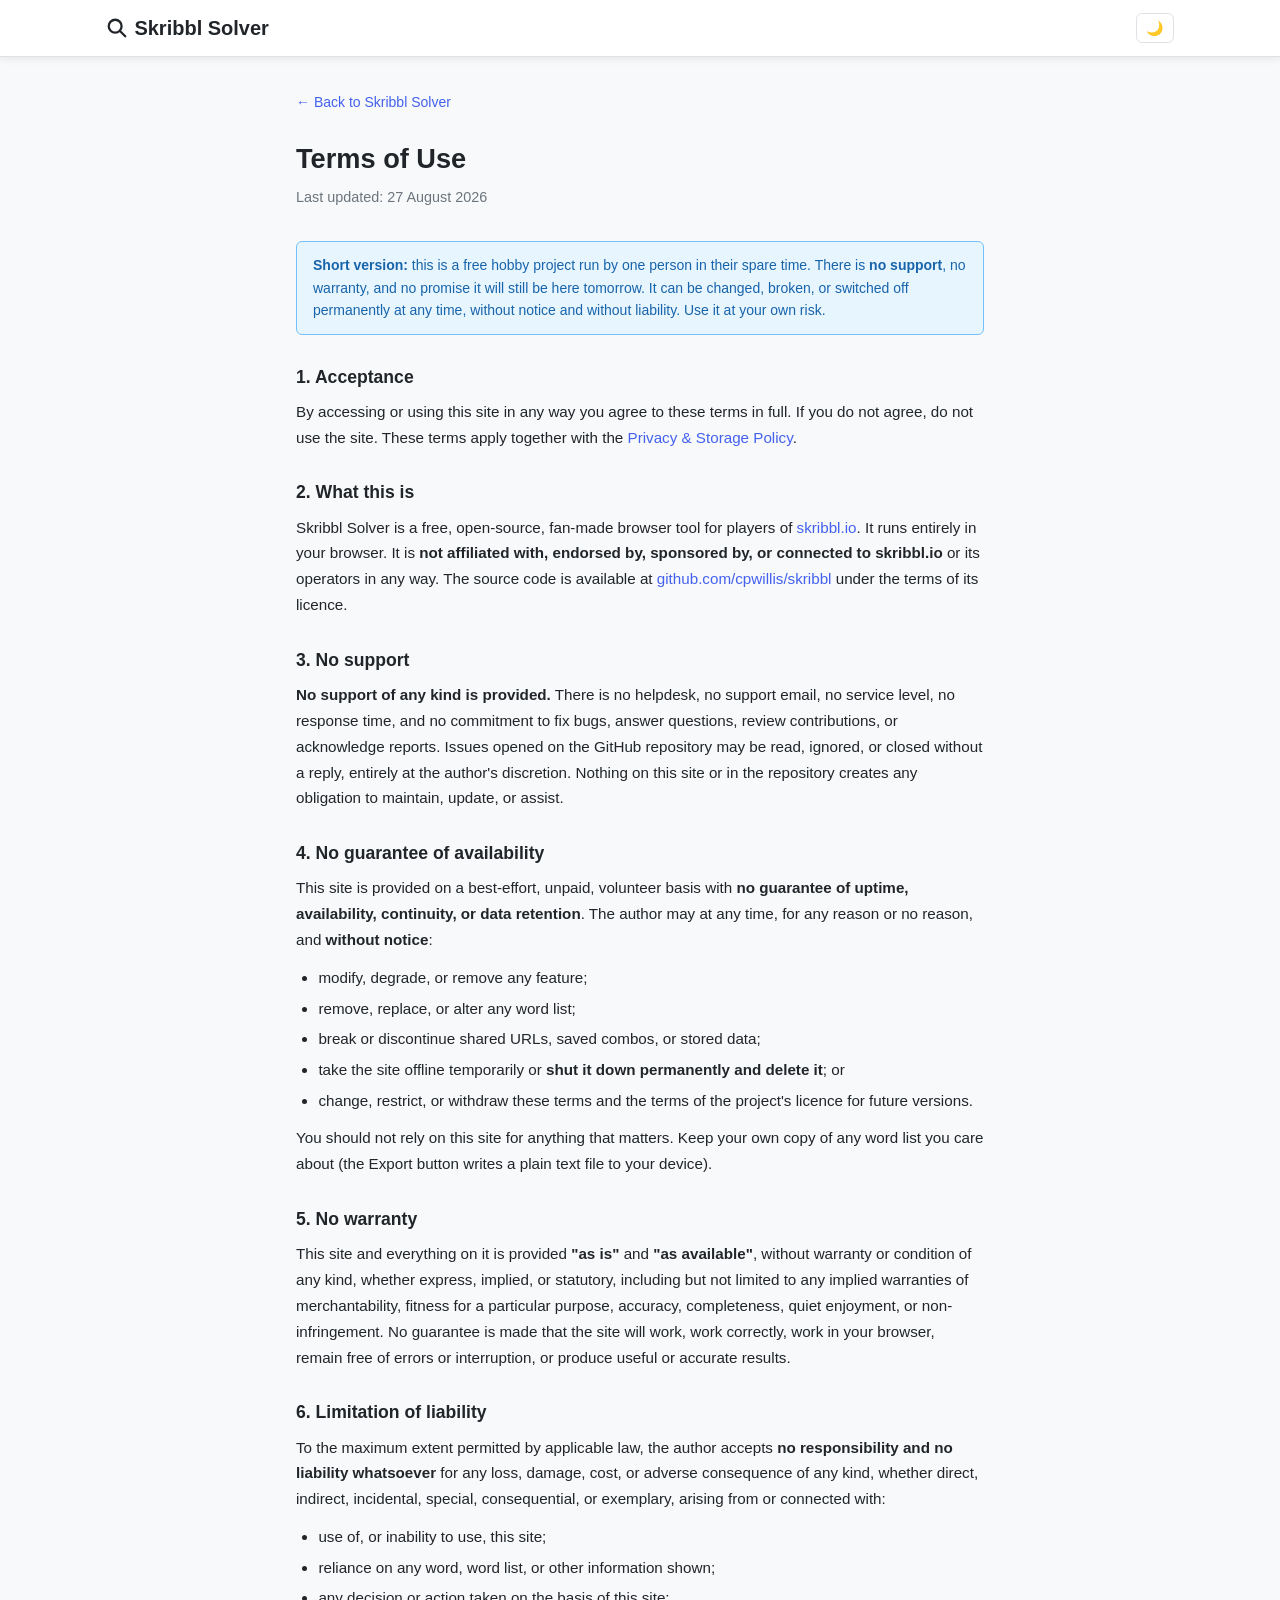
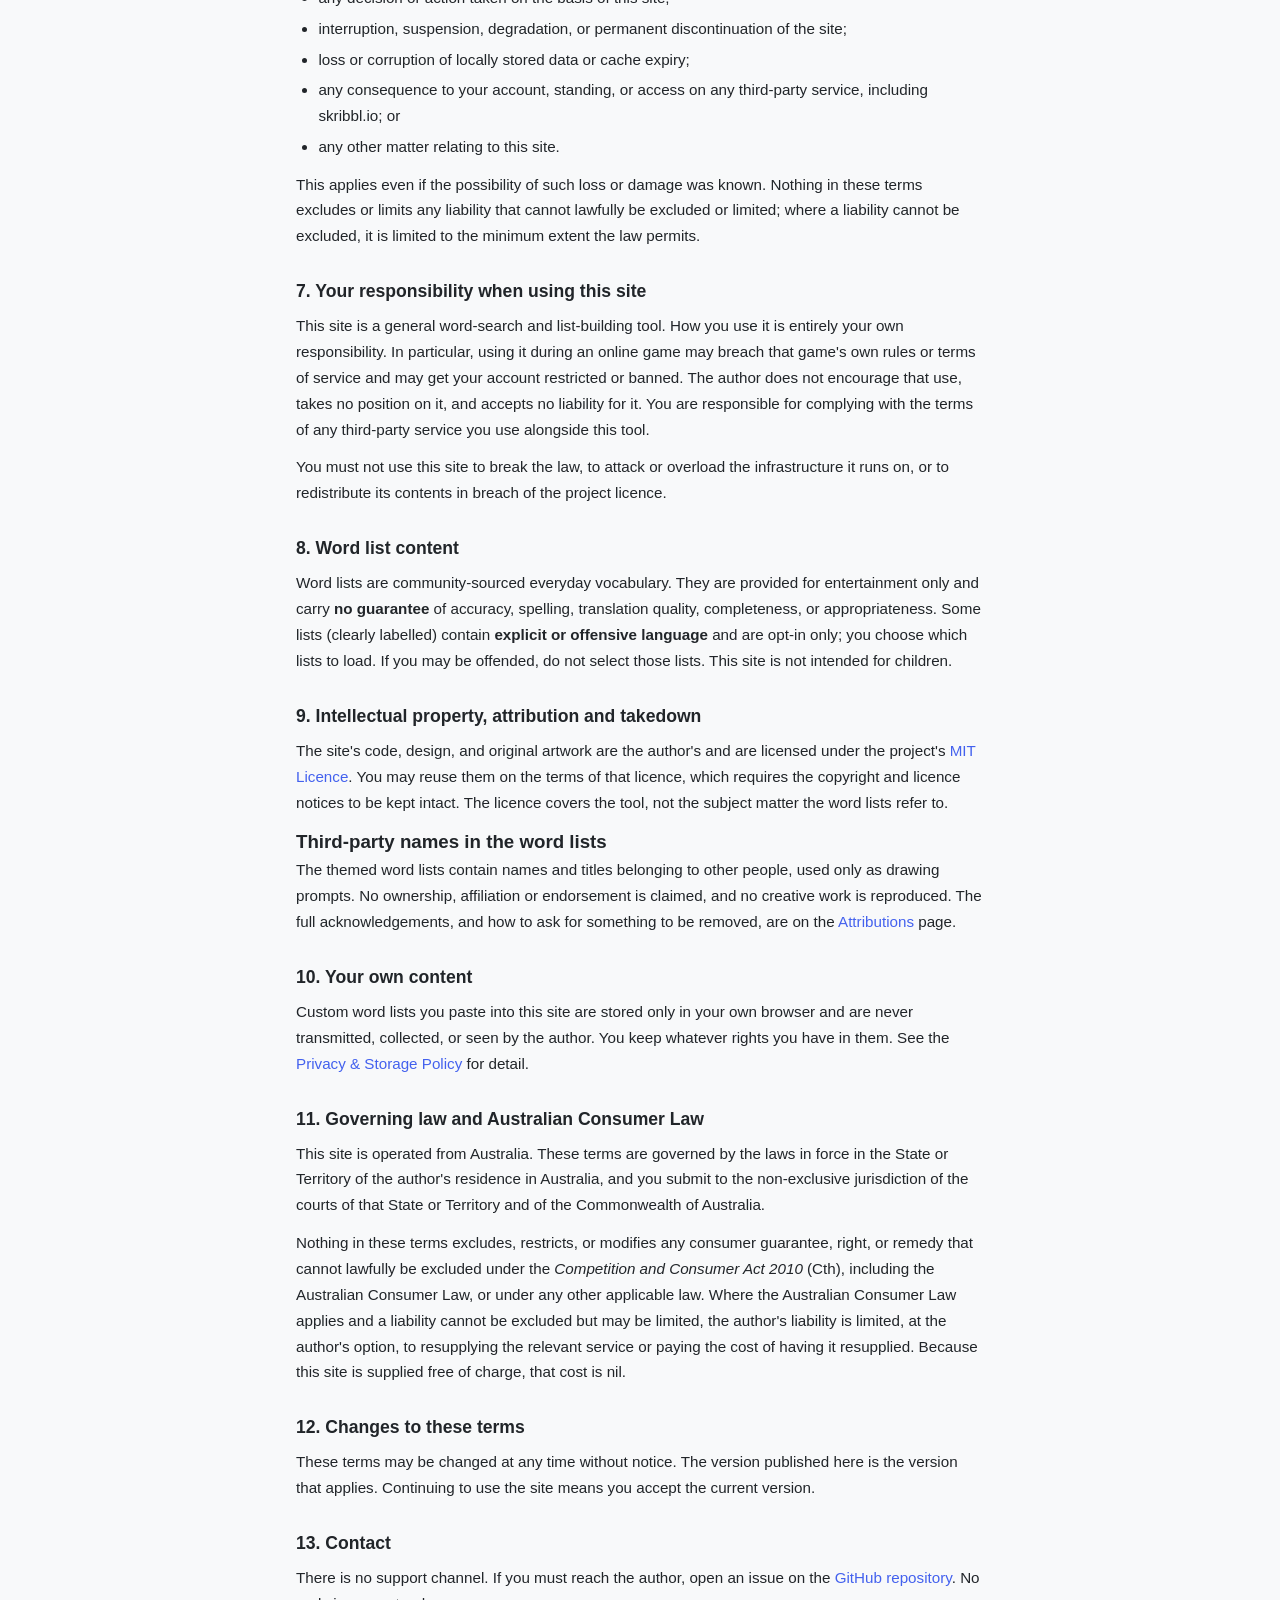
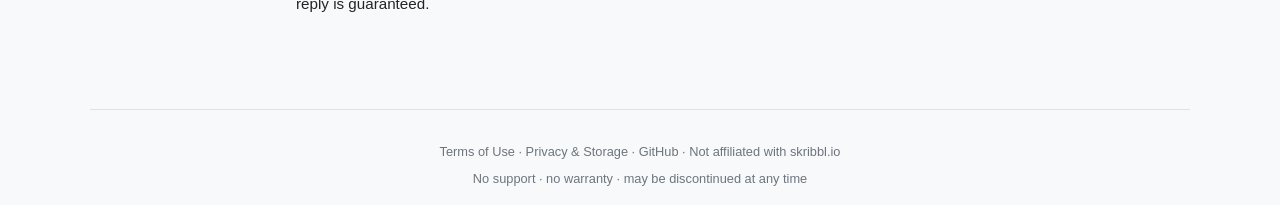
<file: public/terms.html>
<!doctype html>
<html lang="en" data-theme="light">
  <head>
    <meta charset="UTF-8" />
    <meta name="viewport" content="width=device-width, initial-scale=1.0" />
    <meta name="theme-color" content="#f7f8fa" />
    <meta
      name="theme-color"
      content="#0e1015"
      media="(prefers-color-scheme: dark)"
    />
    <title>Terms of Use - Skribbl Solver</title>
    <meta
      name="description"
      content="Terms of use for Skribbl Solver: no support, no warranty, no liability, and no guarantee the service will keep running."
    />
    <link rel="canonical" href="https://cpwillis.dev/terms" />
    <link
      rel="icon"
      type="image/svg+xml"
      href="data:image/svg+xml,%3Csvg xmlns='http://www.w3.org/2000/svg' viewBox='0 0 24 24'%3E%3Ccircle cx='10' cy='10' r='7' fill='none' stroke='%234f46e5' stroke-width='2.5'/%3E%3Cline x1='15.5' y1='15.5' x2='21' y2='21' stroke='%234f46e5' stroke-width='2.5' stroke-linecap='round'/%3E%3C/svg%3E"
    />
    <link rel="stylesheet" href="/css/style.css" />
  </head>
  <body>
    <header class="site-header" role="banner">
      <div class="header-inner">
        <a href="/" class="site-title" aria-label="Skribbl Solver home">
          <svg
            class="logo-icon"
            width="22"
            height="22"
            viewBox="0 0 24 24"
            fill="none"
            stroke="currentColor"
            stroke-width="2.5"
            stroke-linecap="round"
            stroke-linejoin="round"
            aria-hidden="true"
          >
            <circle cx="10" cy="10" r="7" />
            <line x1="15.5" y1="15.5" x2="21" y2="21" />
          </svg>
          <span class="title-label">Skribbl Solver</span>
        </a>
        <div class="header-actions">
          <button
            id="dark-mode-toggle"
            class="btn-icon"
            title="Toggle dark mode"
            aria-label="Toggle dark mode"
          >
            🌙
          </button>
        </div>
      </div>
    </header>

    <div class="prose">
      <a class="back-link" href="/">← Back to Skribbl Solver</a>

      <h1>Terms of Use</h1>
      <p class="subtitle">Last updated: 27 August 2026</p>

      <div class="notice">
        <strong>Short version:</strong> this is a free hobby project run by one
        person in their spare time. There is <strong>no support</strong>, no
        warranty, and no promise it will still be here tomorrow. It can be
        changed, broken, or switched off permanently at any time, without notice
        and without liability. Use it at your own risk.
      </div>

      <h2>1. Acceptance</h2>
      <p>
        By accessing or using this site in any way you agree to these terms in
        full. If you do not agree, do not use the site. These terms apply
        together with the
        <a href="/privacy">Privacy &amp; Storage Policy</a>.
      </p>

      <h2>2. What this is</h2>
      <p>
        Skribbl Solver is a free, open-source, fan-made browser tool for players
        of
        <a href="https://skribbl.io" target="_blank" rel="noopener noreferrer"
          >skribbl.io</a
        >. It runs entirely in your browser. It is
        <strong
          >not affiliated with, endorsed by, sponsored by, or connected to
          skribbl.io</strong
        >
        or its operators in any way. The source code is available at
        <a
          href="https://github.com/cpwillis/skribbl"
          target="_blank"
          rel="noopener noreferrer"
          >github.com/cpwillis/skribbl</a
        >
        under the terms of its licence.
      </p>

      <h2>3. No support</h2>
      <p>
        <strong>No support of any kind is provided.</strong> There is no
        helpdesk, no support email, no service level, no response time, and no
        commitment to fix bugs, answer questions, review contributions, or
        acknowledge reports. Issues opened on the GitHub repository may be read,
        ignored, or closed without a reply, entirely at the author's discretion.
        Nothing on this site or in the repository creates any obligation to
        maintain, update, or assist.
      </p>

      <h2>4. No guarantee of availability</h2>
      <p>
        This site is provided on a best-effort, unpaid, volunteer basis with
        <strong
          >no guarantee of uptime, availability, continuity, or data
          retention</strong
        >. The author may at any time, for any reason or no reason, and
        <strong>without notice</strong>:
      </p>
      <ul>
        <li>modify, degrade, or remove any feature;</li>
        <li>remove, replace, or alter any word list;</li>
        <li>break or discontinue shared URLs, saved combos, or stored data;</li>
        <li>
          take the site offline temporarily or
          <strong>shut it down permanently and delete it</strong>; or
        </li>
        <li>
          change, restrict, or withdraw these terms and the terms of the
          project's licence for future versions.
        </li>
      </ul>
      <p>
        You should not rely on this site for anything that matters. Keep your
        own copy of any word list you care about (the Export button writes a
        plain text file to your device).
      </p>

      <h2>5. No warranty</h2>
      <p>
        This site and everything on it is provided <strong>"as is"</strong> and
        <strong>"as available"</strong>, without warranty or condition of any
        kind, whether express, implied, or statutory, including but not limited
        to any implied warranties of merchantability, fitness for a particular
        purpose, accuracy, completeness, quiet enjoyment, or non-infringement.
        No guarantee is made that the site will work, work correctly, work in
        your browser, remain free of errors or interruption, or produce useful
        or accurate results.
      </p>

      <h2>6. Limitation of liability</h2>
      <p>
        To the maximum extent permitted by applicable law, the author accepts
        <strong>no responsibility and no liability whatsoever</strong> for any
        loss, damage, cost, or adverse consequence of any kind, whether direct,
        indirect, incidental, special, consequential, or exemplary, arising from
        or connected with:
      </p>
      <ul>
        <li>use of, or inability to use, this site;</li>
        <li>reliance on any word, word list, or other information shown;</li>
        <li>any decision or action taken on the basis of this site;</li>
        <li>
          interruption, suspension, degradation, or permanent discontinuation of
          the site;
        </li>
        <li>loss or corruption of locally stored data or cache expiry;</li>
        <li>
          any consequence to your account, standing, or access on any
          third-party service, including skribbl.io; or
        </li>
        <li>any other matter relating to this site.</li>
      </ul>
      <p>
        This applies even if the possibility of such loss or damage was known.
        Nothing in these terms excludes or limits any liability that cannot
        lawfully be excluded or limited; where a liability cannot be excluded,
        it is limited to the minimum extent the law permits.
      </p>

      <h2>7. Your responsibility when using this site</h2>
      <p>
        This site is a general word-search and list-building tool. How you use
        it is entirely your own responsibility. In particular, using it during
        an online game may breach that game's own rules or terms of service and
        may get your account restricted or banned. The author does not encourage
        that use, takes no position on it, and accepts no liability for it. You
        are responsible for complying with the terms of any third-party service
        you use alongside this tool.
      </p>
      <p>
        You must not use this site to break the law, to attack or overload the
        infrastructure it runs on, or to redistribute its contents in breach of
        the project licence.
      </p>

      <h2>8. Word list content</h2>
      <p>
        Word lists are community-sourced everyday vocabulary. They are provided
        for entertainment only and carry <strong>no guarantee</strong> of
        accuracy, spelling, translation quality, completeness, or
        appropriateness. Some lists (clearly labelled) contain
        <strong>explicit or offensive language</strong> and are opt-in only; you
        choose which lists to load. If you may be offended, do not select those
        lists. This site is not intended for children.
      </p>

      <h2>9. Intellectual property, attribution and takedown</h2>
      <p>
        The site's code, design, and original artwork are the author's and are
        licensed under the project's
        <a
          href="https://github.com/cpwillis/skribbl/blob/main/LICENSE"
          target="_blank"
          rel="noopener noreferrer"
          >MIT Licence</a
        >. You may reuse them on the terms of that licence, which requires the
        copyright and licence notices to be kept intact. The licence covers the
        tool, not the subject matter the word lists refer to.
      </p>

      <h3>Third-party names in the word lists</h3>
      <p>
        The themed word lists contain names and titles belonging to other
        people, used only as drawing prompts. No ownership, affiliation or
        endorsement is claimed, and no creative work is reproduced. The full
        acknowledgements, and how to ask for something to be removed, are on the
        <a href="/attributions">Attributions</a> page.
      </p>

      <h2>10. Your own content</h2>
      <p>
        Custom word lists you paste into this site are stored only in your own
        browser and are never transmitted, collected, or seen by the author. You
        keep whatever rights you have in them. See the
        <a href="/privacy">Privacy &amp; Storage Policy</a> for detail.
      </p>

      <h2>11. Governing law and Australian Consumer Law</h2>
      <p>
        This site is operated from Australia. These terms are governed by the
        laws in force in the State or Territory of the author's residence in
        Australia, and you submit to the non-exclusive jurisdiction of the
        courts of that State or Territory and of the Commonwealth of Australia.
      </p>
      <p>
        Nothing in these terms excludes, restricts, or modifies any consumer
        guarantee, right, or remedy that cannot lawfully be excluded under the
        <em>Competition and Consumer Act 2010</em> (Cth), including the
        Australian Consumer Law, or under any other applicable law. Where the
        Australian Consumer Law applies and a liability cannot be excluded but
        may be limited, the author's liability is limited, at the author's
        option, to resupplying the relevant service or paying the cost of having
        it resupplied. Because this site is supplied free of charge, that cost
        is nil.
      </p>

      <h2>12. Changes to these terms</h2>
      <p>
        These terms may be changed at any time without notice. The version
        published here is the version that applies. Continuing to use the site
        means you accept the current version.
      </p>

      <h2>13. Contact</h2>
      <p>
        There is no support channel. If you must reach the author, open an issue
        on the
        <a
          href="https://github.com/cpwillis/skribbl"
          target="_blank"
          rel="noopener noreferrer"
          >GitHub repository</a
        >. No reply is guaranteed.
      </p>
    </div>

    <footer class="site-footer" role="contentinfo">
      <p>
        <a href="/terms">Terms of Use</a> ·
        <a href="/privacy">Privacy &amp; Storage</a> ·
        <a
          href="https://github.com/cpwillis/skribbl"
          target="_blank"
          rel="noopener noreferrer"
          >GitHub</a
        >
        · Not affiliated with
        <a href="https://skribbl.io" target="_blank" rel="noopener noreferrer"
          >skribbl.io</a
        >
      </p>
      <p>No support · no warranty · may be discontinued at any time</p>
    </footer>

    <script src="/js/darkmode.js"></script>
  </body>
</html>
</file>
<file: css/style.css>
/* ===== CSS Custom Properties ===== */
:root {
  --bg: #f8f9fa;
  --surface: #ffffff;
  --surface2: #f1f3f5;
  --border: #dee2e6;
  --text: #212529;
  --text-muted: #6c757d;
  --primary: #4361ee;
  --primary-hover: #3451d1;
  --primary-text: #ffffff;
  --accent: #f72585;
  --success: #2ec4b6;
  --chip-bg: #e9ecef;
  --chip-text: #343a40;
  --chip-border: #ced4da;
  --banner-bg: #fff3cd;
  --banner-border: #ffc107;
  --banner-text: #664d03;
  --disclaimer-bg: #e7f5ff;
  --disclaimer-border: #74c0fc;
  --disclaimer-text: #1864ab;
  --shadow: 0 2px 8px rgba(0,0,0,0.08);
  --shadow-lg: 0 4px 24px rgba(0,0,0,0.12);
  --radius: 10px;
  --radius-sm: 6px;
  --transition: 150ms ease;
}

[data-theme="dark"] {
  --bg: #0f1117;
  --surface: #1a1d27;
  --surface2: #252836;
  --border: #2d3142;
  --text: #e9ecef;
  --text-muted: #868e96;
  --primary: #4cc9f0;
  --primary-hover: #3ab5db;
  --primary-text: #0f1117;
  --chip-bg: #2d3142;
  --chip-text: #dee2e6;
  --chip-border: #3d4259;
  --banner-bg: #332a00;
  --banner-border: #997404;
  --banner-text: #ffd43b;
  --disclaimer-bg: #0c1a2e;
  --disclaimer-border: #1971c2;
  --disclaimer-text: #74c0fc;
  --shadow: 0 2px 8px rgba(0,0,0,0.3);
  --shadow-lg: 0 4px 24px rgba(0,0,0,0.4);
}

/* ===== Reset & Base ===== */
*, *::before, *::after { box-sizing: border-box; margin: 0; padding: 0; }

html { scroll-behavior: smooth; font-size: 16px; }

body {
  font-family: -apple-system, BlinkMacSystemFont, 'Segoe UI', Roboto, Oxygen, sans-serif;
  background: var(--bg);
  color: var(--text);
  line-height: 1.6;
  min-height: 100vh;
  transition: background var(--transition), color var(--transition);
}

a { color: var(--primary); text-decoration: none; }
a:hover { text-decoration: underline; }

button {
  font-family: inherit;
  font-size: 0.875rem;
  font-weight: 500;
  cursor: pointer;
  border: none;
  border-radius: var(--radius-sm);
  padding: 0.45rem 1rem;
  transition: background var(--transition), opacity var(--transition), transform 80ms ease;
  white-space: nowrap;
}
button:active { transform: scale(0.97); }

input[type="text"],
input[type="number"] {
  font-family: inherit;
  font-size: 0.9rem;
  border: 1.5px solid var(--border);
  border-radius: var(--radius-sm);
  padding: 0.45rem 0.75rem;
  background: var(--surface);
  color: var(--text);
  outline: none;
  transition: border-color var(--transition);
  width: 100%;
}
input[type="text"]:focus,
input[type="number"]:focus { border-color: var(--primary); }

/* ===== Layout ===== */
.site-header {
  background: var(--surface);
  border-bottom: 1px solid var(--border);
  position: sticky;
  top: 0;
  z-index: 100;
  box-shadow: var(--shadow);
}

.header-inner {
  max-width: 1100px;
  margin: 0 auto;
  padding: 0.75rem 1rem;
  display: flex;
  align-items: center;
  gap: 0.75rem;
  flex-wrap: wrap;
}

.site-title {
  font-size: 1.25rem;
  font-weight: 700;
  color: var(--text);
  display: flex;
  align-items: center;
  gap: 0.4rem;
  text-decoration: none;
  flex: 1;
  min-width: 0;
}
.site-title .logo-icon { font-size: 1.4rem; }

.header-actions {
  display: flex;
  align-items: center;
  gap: 0.5rem;
  flex-wrap: wrap;
}

.btn-icon {
  background: transparent;
  border: 1.5px solid var(--border);
  padding: 0.4rem 0.6rem;
  color: var(--text);
  border-radius: var(--radius-sm);
  display: flex;
  align-items: center;
  gap: 0.3rem;
}
.btn-icon:hover { background: var(--surface2); }

.btn-primary {
  background: var(--primary);
  color: var(--primary-text);
  font-weight: 600;
  padding: 0.45rem 1.1rem;
}
.btn-primary:hover { background: var(--primary-hover); }

.btn-secondary {
  background: var(--surface2);
  color: var(--text);
  border: 1.5px solid var(--border);
}
.btn-secondary:hover { background: var(--border); }

.btn-success {
  background: var(--success);
  color: #fff;
  font-weight: 600;
}
.btn-success:hover { opacity: 0.88; }

.btn-ghost {
  background: transparent;
  color: var(--text-muted);
  font-size: 0.8rem;
  padding: 0.3rem 0.6rem;
}
.btn-ghost:hover { background: var(--surface2); color: var(--text); }

/* ===== Banners ===== */
.banner {
  padding: 0.6rem 1rem;
  font-size: 0.875rem;
  display: flex;
  align-items: center;
  gap: 0.5rem;
  flex-wrap: wrap;
}

.banner-storage {
  background: var(--banner-bg);
  border-bottom: 1px solid var(--banner-border);
  color: var(--banner-text);
}

.banner-disclaimer {
  background: var(--disclaimer-bg);
  border-bottom: 1px solid var(--disclaimer-border);
  color: var(--disclaimer-text);
  justify-content: center;
  text-align: center;
}

.banner-shared {
  background: #d3f9d8;
  border-bottom: 1px solid #51cf66;
  color: #1a5c27;
  justify-content: center;
}
[data-theme="dark"] .banner-shared {
  background: #0e2b16;
  border-color: #2f7a3e;
  color: #69db7c;
}

.banner-close {
  margin-left: auto;
  background: transparent;
  border: none;
  font-size: 1rem;
  cursor: pointer;
  color: inherit;
  opacity: 0.7;
  padding: 0 0.2rem;
}
.banner-close:hover { opacity: 1; }

/* ===== Main Content ===== */
.main {
  max-width: 1100px;
  margin: 0 auto;
  padding: 1.5rem 1rem 3rem;
  display: flex;
  flex-direction: column;
  gap: 2rem;
}

/* ===== Card ===== */
.card {
  background: var(--surface);
  border: 1px solid var(--border);
  border-radius: var(--radius);
  padding: 1.25rem 1.5rem;
  box-shadow: var(--shadow);
}

.card-title {
  font-size: 1.15rem;
  font-weight: 700;
  margin-bottom: 1rem;
  display: flex;
  align-items: center;
  gap: 0.5rem;
}

/* ===== List Picker Panel ===== */
.list-picker-panel {
  border: 1.5px solid var(--border);
  border-radius: var(--radius-sm);
  max-height: 300px;
  overflow-y: auto;
  background: var(--surface2);
}

.picker-group-header {
  display: flex;
  align-items: center;
  justify-content: space-between;
  padding: 0.4rem 0.75rem;
  background: var(--border);
  font-size: 0.78rem;
  font-weight: 700;
  letter-spacing: 0.05em;
  text-transform: uppercase;
  color: var(--text-muted);
  position: sticky;
  top: 0;
  z-index: 1;
}

.picker-group-header .group-toggle-all {
  font-size: 0.72rem;
  font-weight: 500;
  text-transform: none;
  letter-spacing: 0;
  background: none;
  border: none;
  color: var(--primary);
  cursor: pointer;
  padding: 0.1rem 0.3rem;
}
.picker-group-header .group-toggle-all:hover { text-decoration: underline; }

.picker-item {
  display: flex;
  align-items: center;
  gap: 0.5rem;
  padding: 0.3rem 0.75rem;
  cursor: pointer;
  font-size: 0.875rem;
  border-bottom: 1px solid var(--border);
  transition: background var(--transition);
}
.picker-item:last-of-type { border-bottom: none; }
.picker-item:hover { background: var(--chip-bg); }
.picker-item input[type="checkbox"] { width: auto; accent-color: var(--primary); }
.picker-item label { cursor: pointer; flex: 1; }

.picker-controls {
  display: flex;
  gap: 0.5rem;
  margin-bottom: 0.5rem;
  flex-wrap: wrap;
}

/* ===== Section layout ===== */
.section-row {
  display: grid;
  grid-template-columns: 280px 1fr;
  gap: 1.25rem;
  align-items: start;
}

@media (max-width: 700px) {
  .section-row { grid-template-columns: 1fr; }
}

.section-left { display: flex; flex-direction: column; gap: 0.75rem; }
.section-right { display: flex; flex-direction: column; gap: 0.75rem; }

/* Custom tab hides the left picker panel and spans full width */
.section-row.custom-tab-active {
  grid-template-columns: 1fr;
}
.section-row.custom-tab-active .section-left {
  display: none;
}

/* ===== Custom Word List textarea ===== */
.custom-words-textarea {
  width: 100%;
  resize: vertical;
  padding: 0.6rem 0.75rem;
  font-family: inherit;
  font-size: 0.875rem;
  border: 1px solid var(--border);
  border-radius: var(--radius);
  background: var(--surface);
  color: var(--text);
  box-sizing: border-box;
  line-height: 1.5;
}
.custom-words-textarea:focus {
  outline: none;
  border-color: var(--primary);
  box-shadow: 0 0 0 3px var(--primary-glow);
}
.custom-words-actions {
  display: flex;
  align-items: center;
  gap: 0.5rem;
  margin-top: 0.5rem;
  flex-wrap: wrap;
}
.custom-word-count {
  font-size: 0.8rem;
  color: var(--text-muted);
  margin-right: auto;
}

/* ===== Search / Pattern Input ===== */
.pattern-row {
  display: flex;
  gap: 0.5rem;
  align-items: flex-end;
  flex-wrap: wrap;
}

.pattern-col {
  display: flex;
  flex-direction: column;
  gap: 0.25rem;
}

.pattern-col-label {
  font-size: 0.75rem;
  color: var(--text-muted);
  font-weight: 500;
  line-height: 1.3;
}

.pattern-col-label small {
  font-weight: 400;
  font-size: 0.7rem;
}

.pattern-input-blanks {
  flex: 7;
  min-width: 120px;
}

.pattern-input-count {
  flex: 3;
  min-width: 80px;
}

.pattern-input-wrap {
  position: relative;
  min-width: 0;
}

.pattern-input-wrap input {
  font-family: 'Courier New', Courier, monospace;
  font-size: 1.05rem;
  padding-right: 2rem;
  width: 100%;
  box-sizing: border-box;
}

.clear-btn {
  position: absolute;
  right: 0.4rem;
  top: 50%;
  transform: translateY(-50%);
  background: none;
  border: none;
  font-size: 1rem;
  color: var(--text-muted);
  cursor: pointer;
  padding: 0.1rem 0.3rem;
  line-height: 1;
}
.clear-btn:hover { color: var(--text); }

.pattern-clear-col {
  flex-shrink: 0;
  justify-content: flex-end;
}

.pattern-clear-col .clear-btn {
  position: static;
  transform: none;
  padding: 0.45rem 0.5rem;
  font-size: 1.05rem;
  line-height: 1.6;
}

/* ===== Length Filter ===== */
.len-filter {
  display: flex;
  align-items: center;
  gap: 0.4rem;
  font-size: 0.875rem;
  flex-wrap: wrap;
}
.len-filter label { color: var(--text-muted); white-space: nowrap; }
.len-filter input[type="number"] { width: 60px; padding: 0.35rem 0.5rem; }

/* ===== Results Header ===== */
.results-header {
  display: flex;
  align-items: center;
  gap: 0.75rem;
  flex-wrap: wrap;
}
.results-header .btn-secondary { margin-left: auto; }

.results-count {
  font-size: 0.85rem;
  color: var(--text-muted);
  font-weight: 500;
}

.limit-toggle {
  display: flex;
  align-items: center;
  gap: 0.35rem;
  font-size: 0.82rem;
  color: var(--text-muted);
  cursor: pointer;
  user-select: none;
  white-space: nowrap;
}

.word-count-badge {
  font-size: 0.8rem;
  background: var(--chip-bg);
  color: var(--text-muted);
  border-radius: 99px;
  padding: 0.15rem 0.65rem;
  border: 1px solid var(--chip-border);
  font-weight: 500;
}

/* ===== Word Chip Grid ===== */
.word-grid {
  display: flex;
  flex-wrap: wrap;
  gap: 0.4rem;
  min-height: 48px;
  max-height: 360px;
  overflow-y: auto;
  padding: 0.25rem;
}

.word-chip {
  display: inline-flex;
  align-items: center;
  gap: 0.3rem;
  background: var(--chip-bg);
  color: var(--chip-text);
  border: 1px solid var(--chip-border);
  border-radius: 5px;
  padding: 0.2rem 0.55rem;
  font-size: 0.85rem;
  font-family: 'Courier New', Courier, monospace;
  user-select: none;
}

.word-chip .chip-len {
  font-size: 0.7rem;
  opacity: 0.55;
  font-style: normal;
  font-family: inherit;
}

.word-chip mark {
  background: #ffe066;
  color: #333;
  border-radius: 2px;
  padding: 0 1px;
  font-weight: 700;
}
[data-theme="dark"] .word-chip mark {
  background: #7c5c00;
  color: #ffe066;
}

.empty-state {
  font-size: 0.9rem;
  color: var(--text-muted);
  padding: 0.75rem 0.25rem;
  font-style: italic;
}

/* ===== Tool Tabs ===== */
.tool-tabs {
  display: flex;
  gap: 0;
  border-bottom: 2px solid var(--border);
  margin-bottom: 1.25rem;
  overflow-x: auto;
  overflow-y: hidden;
  -webkit-overflow-scrolling: touch;
  scrollbar-width: none;
}
.tool-tabs::-webkit-scrollbar { display: none; }

.tab-btn {
  background: transparent;
  border: none;
  border-bottom: 2px solid transparent;
  border-radius: 0;
  color: var(--text-muted);
  padding: 0.55rem 1.25rem;
  font-size: 0.9rem;
  font-weight: 600;
  margin-bottom: -2px;
  display: flex;
  align-items: center;
  gap: 0.4rem;
  flex-shrink: 0;
  transition: color var(--transition), border-color var(--transition);
}
.tab-btn:hover { color: var(--text); background: transparent; }
.tab-btn.active { color: var(--primary); border-bottom-color: var(--primary); }
.tab-btn:active { transform: none; }

.tab-panel { display: flex; flex-direction: column; gap: 0.75rem; }

/* ===== Builder controls ===== */
.builder-controls {
  display: flex;
  flex-direction: column;
  gap: 0.75rem;
}

.count-presets {
  display: flex;
  gap: 0.4rem;
  flex-wrap: wrap;
  align-items: center;
}

.count-presets label { font-size: 0.875rem; color: var(--text-muted); }

.preset-btn {
  background: var(--surface2);
  border: 1.5px solid var(--border);
  color: var(--text);
  font-size: 0.8rem;
  padding: 0.3rem 0.65rem;
  border-radius: var(--radius-sm);
  font-family: inherit;
}
.preset-btn:hover { background: var(--border); }
.preset-btn.active {
  background: var(--primary);
  color: var(--primary-text);
  border-color: var(--primary);
}

.custom-count-wrap {
  display: flex;
  align-items: center;
  gap: 0.3rem;
}
.custom-count-wrap input { width: 72px; }

.action-row {
  display: flex;
  gap: 0.5rem;
  flex-wrap: wrap;
  align-items: center;
}

/* ===== Builder preview filter ===== */
.preview-filter-wrap {
  position: relative;
}
.preview-filter-wrap input { padding-right: 2rem; }

/* ===== Saved Combos ===== */
.saved-combos-section { margin-top: 0.5rem; }

.combos-label {
  font-size: 0.8rem;
  color: var(--text-muted);
  font-weight: 600;
  margin-bottom: 0.3rem;
  text-transform: uppercase;
  letter-spacing: 0.05em;
}

.combo-list {
  display: flex;
  flex-direction: column;
  gap: 0.3rem;
  max-height: 220px;
  overflow-y: auto;
}

.combo-item {
  display: flex;
  align-items: center;
  gap: 0.4rem;
  font-size: 0.85rem;
}

.combo-restore {
  flex: 1;
  text-align: left;
  background: var(--surface2);
  border: 1px solid var(--border);
  color: var(--text);
  border-radius: var(--radius-sm);
  padding: 0.3rem 0.6rem;
  font-size: 0.825rem;
  overflow: hidden;
  text-overflow: ellipsis;
  white-space: nowrap;
}
.combo-restore:hover { background: var(--border); }

.combo-delete {
  background: transparent;
  border: none;
  color: var(--text-muted);
  font-size: 0.9rem;
  padding: 0.2rem 0.4rem;
  line-height: 1;
  border-radius: 4px;
}
.combo-delete:hover { color: #e03131; background: #fff0f0; }

.save-combo-row {
  display: flex;
  gap: 0.4rem;
  margin-top: 0.4rem;
}
.save-combo-row input { flex: 1; }

/* ===== Share URL ===== */
.share-row {
  display: flex;
  gap: 0.4rem;
  flex-wrap: wrap;
  align-items: center;
}

/* ===== Footer ===== */
.site-footer {
  text-align: center;
  font-size: 0.8rem;
  color: var(--text-muted);
  padding: 2rem 1rem 1rem;
  border-top: 1px solid var(--border);
  max-width: 1100px;
  margin: 0 auto;
}
.site-footer a { color: var(--text-muted); }
.site-footer a:hover { color: var(--primary); }
.site-footer p + p { margin-top: 0.4rem; }

/* ===== Utility ===== */
.builder-hint {
  font-size: 0.78rem;
  color: var(--text-muted);
  margin-top: 0.5rem;
}

.custom-hint {
  font-size: 0.82rem;
  color: var(--text-muted);
  margin-bottom: 0.25rem;
}

.divider {
  border: none;
  border-top: 1px solid var(--border);
  margin: 0.75rem 0;
}

.hidden { display: none !important; }

.copied-flash {
  font-size: 0.8rem;
  color: var(--success);
  font-weight: 600;
  animation: fadeOut 1.8s ease forwards;
}

@keyframes fadeOut {
  0%   { opacity: 1; }
  70%  { opacity: 1; }
  100% { opacity: 0; }
}

/* ===== Spinner ===== */
.spinner {
  display: inline-block;
  width: 1em;
  height: 1em;
  border: 2px solid var(--border);
  border-top-color: var(--primary);
  border-radius: 50%;
  animation: spin 0.6s linear infinite;
  vertical-align: middle;
}
@keyframes spin { to { transform: rotate(360deg); } }

/* ===== Responsive tweaks ===== */
@media (max-width: 480px) {
  .header-inner { gap: 0.5rem; }
  .card { padding: 1rem; }
  .action-row { gap: 0.4rem; }
  .site-title span.title-label { display: none; }
}

/* ===== 404 Error Page ===== */
.error-page {
  display: flex;
  flex-direction: column;
  align-items: center;
  justify-content: center;
  min-height: 60vh;
  text-align: center;
  padding: 2rem 1rem;
  gap: 1rem;
}
.error-code {
  font-size: 6rem;
  font-weight: 800;
  line-height: 1;
  color: var(--primary);
  letter-spacing: -4px;
}
.error-title {
  font-size: 1.4rem;
  font-weight: 700;
}
.error-desc {
  color: var(--text-muted);
  max-width: 380px;
  font-size: 0.95rem;
}

/* ===== Privacy / Prose Pages ===== */
.prose {
  max-width: 720px;
  margin: 2rem auto;
  padding: 0 1rem 3rem;
}
.prose h1 { font-size: 1.7rem; margin-bottom: 0.25rem; }
.prose .subtitle { color: var(--text-muted); font-size: 0.9rem; margin-bottom: 2rem; }
.prose h2 { font-size: 1.1rem; font-weight: 700; margin: 1.75rem 0 0.5rem; }
.prose p, .prose ul { font-size: 0.95rem; margin-bottom: 0.75rem; line-height: 1.7; }
.prose ul { padding-left: 1.4rem; }
.prose li { margin-bottom: 0.3rem; }
.prose .notice {
  background: var(--disclaimer-bg);
  border: 1px solid var(--disclaimer-border);
  color: var(--disclaimer-text);
  border-radius: var(--radius-sm);
  padding: 0.75rem 1rem;
  font-size: 0.875rem;
  margin-bottom: 1.5rem;
}
.back-link { display: inline-block; margin-bottom: 1.5rem; font-size: 0.875rem; }
</file>
<file: public/css/style.css>
/* ===================================================================
   Skribbl Solver - "Graphite Iris" design system
   Precision-tool surface: blue-grey neutral ramp, hairline borders,
   one iris accent for interaction, marker-yellow reserved for the
   moments that echo skribbl.io (mark highlight, picker hover swipe,
   pattern-input caret, brand nib).
   Single plain CSS file, no build step. Both themes are first-class
   token sets driven by [data-theme] on <html>.
   =================================================================== */

/* ===== Tokens =====
   Discipline: in dark theme --primary is for fills and rings; text on
   tinted surfaces uses --primary-strong (--link covers anchors).
   --mark-bg/--mark-text are a paired unit, never mixed with others.
   --accent is fill/caret/glyph only, never body text.
   Every load-bearing color-mix() sits after a plain fallback. */
:root {
  --bg: #f7f8fa;
  --surface: #ffffff;
  --surface2: #f1f2f5;
  --border: #e4e6eb;
  --border-strong: #d2d5dd;
  --text: #16181d;
  --text-muted: #5e6573;
  --primary: #4f46e5;
  --primary-hover: #4338ca;
  --primary-text: #ffffff;
  --primary-strong: #4338ca;
  --primary-tint: #edeefc;
  --link: #4f46e5;
  --ring-soft: rgba(79, 70, 229, 0.18);
  --accent: #eab308;
  --mark-bg: #fde047;
  --mark-text: #4a3a05;
  --picker-hover: color-mix(in srgb, #fde047 28%, transparent);
  --success: #0a7d59;
  --success-hover: #086b4d;
  --success-text: #ffffff;
  --danger: #dc2626;
  --danger-bg: #fdecec;
  --chip-bg: #f4f5f7;
  --chip-text: #2a2e37;
  --chip-border: #e4e6eb;
  --banner-bg: #faf6e8;
  --banner-border: #e6dcb1;
  --banner-text: #6d5712;
  --disclaimer-bg: #f1f2f5;
  --disclaimer-border: #e4e6eb;
  --disclaimer-text: #5e6573;
  --shared-bg: #e7f6ee;
  --shared-border: #bfe5cf;
  --shared-text: #135c43;
  --header-glass: rgba(255, 255, 255, 0.78);
  --scroll-thumb: #cdd1d9;
  --scroll-thumb-hover: #b3b9c4;
  --selection-bg: #dadefc;
  --edge-highlight: inset 0 1px 0 rgba(255, 255, 255, 0.65);
  --shadow-sm: 0 1px 2px rgba(16, 18, 24, 0.05);
  --shadow: 0 1px 2px rgba(16, 18, 24, 0.04), 0 4px 12px -2px rgba(16, 18, 24, 0.06);
  --shadow-lg: 0 2px 4px rgba(16, 18, 24, 0.05), 0 12px 32px -8px rgba(16, 18, 24, 0.14);

  /* Theme-invariant structure */
  --radius: 10px;
  --radius-sm: 6px;
  --radius-xs: 4px;
  --radius-pill: 999px;
  --font-ui: -apple-system, BlinkMacSystemFont, 'Segoe UI Variable Text', 'Segoe UI', Roboto, 'Helvetica Neue', Arial, 'Noto Sans', sans-serif;
  --font-mono: ui-monospace, 'SF Mono', SFMono-Regular, 'Cascadia Mono', 'Segoe UI Mono', 'Roboto Mono', Menlo, Consolas, monospace;
  --t-fast: 120ms cubic-bezier(0.2, 0, 0, 1);
  --t-med: 180ms cubic-bezier(0.2, 0, 0, 1);
  --transition: 120ms cubic-bezier(0.2, 0, 0, 1); /* legacy alias */
}

[data-theme="dark"] {
  --bg: #0e1015;
  --surface: #15171e;
  --surface2: #1c1f27;
  --border: #262a33;
  --border-strong: #353b47;
  --text: #e8eaef;
  --text-muted: #9aa1ad;
  --primary: #7b87ff;
  --primary-hover: #8f99ff;
  --primary-text: #0e1015;
  --primary-strong: #aab2ff;
  --primary-tint: #20253c;
  --link: #aab2ff;
  --ring-soft: rgba(123, 135, 255, 0.25);
  --accent: #e8b931;
  --mark-bg: #4d3f0a;
  --mark-text: #fde047;
  --picker-hover: color-mix(in srgb, #fde047 12%, transparent);
  --success: #2fd49c;
  --success-hover: #45dcaa;
  --success-text: #0e1015;
  --danger: #f87171;
  --danger-bg: #2a1518;
  --chip-bg: #1c2028;
  --chip-text: #ced3dc;
  --chip-border: #2b303b;
  --banner-bg: #211c0e;
  --banner-border: #423818;
  --banner-text: #ddbf57;
  --disclaimer-bg: #15171e;
  --disclaimer-border: #262a33;
  --disclaimer-text: #9aa1ad;
  --shared-bg: #11241c;
  --shared-border: #1f4634;
  --shared-text: #63d6a4;
  --header-glass: rgba(21, 23, 30, 0.75);
  --scroll-thumb: #333947;
  --scroll-thumb-hover: #455062;
  --selection-bg: #343a6e;
  --edge-highlight: inset 0 1px 0 rgba(255, 255, 255, 0.04);
  --shadow-sm: 0 1px 2px rgba(0, 0, 0, 0.4);
  --shadow: 0 1px 2px rgba(0, 0, 0, 0.35), 0 4px 16px -2px rgba(0, 0, 0, 0.4);
  --shadow-lg: 0 2px 4px rgba(0, 0, 0, 0.4), 0 16px 40px -8px rgba(0, 0, 0, 0.55);
}

/* ===== Reset & Base ===== */
*, *::before, *::after { box-sizing: border-box; margin: 0; padding: 0; }

.visually-hidden {
  position: absolute;
  width: 1px;
  height: 1px;
  padding: 0;
  margin: -1px;
  overflow: hidden;
  clip: rect(0, 0, 0, 0);
  white-space: nowrap;
  border: 0;
}

html { scroll-behavior: smooth; font-size: 16px; }

body {
  font-family: var(--font-ui);
  background: var(--bg);
  color: var(--text);
  line-height: 1.55;
  min-height: 100vh;
  transition: background-color var(--t-med), color var(--t-med);
}

::selection { background: var(--selection-bg); }

a { color: var(--link); text-decoration: none; }
a:hover { text-decoration: underline; }

/* Keyboard-nav focus: bold ring. Typing focus on text fields is the
   calmer border + soft ring instead (see inputs). */
:focus-visible { outline: 2px solid var(--primary); outline-offset: 2px; }
input[type="text"]:focus-visible,
input[type="number"]:focus-visible,
textarea:focus-visible { outline: none; }

button {
  font-family: inherit;
  font-size: 0.8125rem;
  font-weight: 500;
  height: 32px;
  padding: 0 0.9rem;
  border: none;
  border-radius: var(--radius-sm);
  background: none;
  color: inherit;
  white-space: nowrap;
  cursor: pointer;
  transition: background var(--t-fast), border-color var(--t-fast), color var(--t-fast), box-shadow var(--t-fast);
}
button:active { transform: translateY(0.5px); }
button:disabled { opacity: 0.5; cursor: default; }

input[type="text"],
input[type="number"] {
  font-family: inherit;
  font-size: 0.8125rem;
  height: 32px;
  width: 100%;
  border: 1px solid var(--border-strong);
  border-radius: var(--radius-sm);
  padding: 0 0.75rem;
  background: var(--surface);
  color: var(--text);
  transition: border-color var(--t-fast), box-shadow var(--t-fast);
}
input[type="number"] { font-variant-numeric: tabular-nums; }
input::placeholder,
textarea::placeholder {
  color: var(--text-muted);
  color: color-mix(in srgb, var(--text-muted) 60%, transparent);
}
input[type="text"]:focus,
input[type="number"]:focus {
  outline: none;
  border-color: var(--primary);
  box-shadow: 0 0 0 3px var(--ring-soft);
}
input[type="checkbox"] { accent-color: var(--primary); }

/* ===== Scrollbars ===== */
* { scrollbar-width: thin; scrollbar-color: var(--scroll-thumb) transparent; }
::-webkit-scrollbar { width: 10px; height: 10px; }
::-webkit-scrollbar-track { background: transparent; }
::-webkit-scrollbar-thumb {
  background: var(--scroll-thumb);
  border-radius: 8px;
  border: 3px solid transparent;
  background-clip: padding-box;
}
::-webkit-scrollbar-thumb:hover { background: var(--scroll-thumb-hover); background-clip: padding-box; }

/* ===== Header: glass sticky bar + brand nib ===== */
.site-header {
  position: sticky;
  top: 0;
  z-index: 100;
  background: var(--surface); /* fallback first */
  background: var(--header-glass);
  -webkit-backdrop-filter: blur(14px) saturate(160%);
  backdrop-filter: blur(14px) saturate(160%);
  border-bottom: 1px solid var(--border);
}
@supports not ((backdrop-filter: blur(1px)) or (-webkit-backdrop-filter: blur(1px))) {
  .site-header { background: var(--surface); }
}

.header-inner {
  max-width: 1100px;
  margin: 0 auto;
  padding: 0.55rem 1rem;
  display: flex;
  align-items: center;
  gap: 0.75rem;
  flex-wrap: wrap;
}

.site-title {
  font-size: 0.9375rem;
  font-weight: 600;
  letter-spacing: -0.01em;
  color: var(--text);
  display: flex;
  align-items: center;
  gap: 0.45rem;
  text-decoration: none;
  flex: 1;
  min-width: 0;
}
.site-title:hover { text-decoration: none; }
.site-title .logo-icon { color: var(--primary); flex-shrink: 0; }

.header-actions {
  display: flex;
  align-items: center;
  gap: 0.5rem;
  flex-wrap: wrap;
}

/* ===== Buttons ===== */
.btn-icon {
  display: inline-flex;
  align-items: center;
  justify-content: center;
  gap: 0.35rem;
  height: 30px;
  padding: 0 0.6rem;
  background: transparent;
  border: 1px solid var(--border);
  border-radius: var(--radius-sm);
  color: var(--text);
  font-size: 0.8125rem;
  font-weight: 500;
}
.btn-icon:hover { background: var(--surface2); border-color: var(--border-strong); text-decoration: none; }
a.btn-icon { color: var(--text); }

.btn-primary {
  background: var(--primary);
  color: var(--primary-text);
  font-weight: 600;
  box-shadow: var(--edge-highlight), var(--shadow-sm);
}
.btn-primary:hover { background: var(--primary-hover); text-decoration: none; }
a.btn-primary {
  display: inline-flex;
  align-items: center;
  gap: 0.3rem;
  height: 30px;
  padding: 0 0.9rem;
  border-radius: var(--radius-sm);
  font-size: 0.8125rem;
  color: var(--primary-text);
}

.btn-secondary {
  background: var(--surface);
  border: 1px solid var(--border);
  color: var(--text);
  box-shadow: var(--shadow-sm);
}
.btn-secondary:hover { background: var(--surface2); border-color: var(--border-strong); }

.btn-success {
  background: var(--success);
  color: var(--success-text);
  font-weight: 600;
}
.btn-success:hover { background: var(--success-hover); }

.btn-ghost {
  background: transparent;
  color: var(--text-muted);
  font-size: 0.75rem;
  height: 28px;
  padding: 0 0.55rem;
}
.btn-ghost:hover { background: var(--surface2); color: var(--text); }

/* ===== Banners: thin system-notice strips with a left accent bar ===== */
.banner {
  padding: 0.45rem 1rem;
  font-size: 0.78rem;
  line-height: 1.5;
  display: flex;
  align-items: center;
  gap: 0.5rem;
  flex-wrap: wrap;
  border-bottom: 1px solid var(--border);
}
.banner a {
  color: inherit;
  text-decoration: underline;
  text-underline-offset: 2px;
  opacity: 0.85;
}
.banner a:hover { opacity: 1; }

.banner-shared {
  background: var(--shared-bg);
  border-bottom-color: var(--shared-border);
  color: var(--shared-text);
  box-shadow: inset 3px 0 0 var(--shared-border);
  justify-content: center;
}

.banner-close {
  margin-left: auto;
  width: 24px;
  height: 24px;
  padding: 0;
  display: inline-flex;
  align-items: center;
  justify-content: center;
  background: transparent;
  border: none;
  border-radius: var(--radius-xs);
  font-size: 0.85rem;
  color: inherit;
  opacity: 0.7;
}
.banner-close:hover {
  opacity: 1;
  background: rgba(0, 0, 0, 0.06); /* fallback first */
  background: color-mix(in srgb, currentColor 10%, transparent);
}

/* ===== Main Content ===== */
.main {
  max-width: 1100px;
  margin: 0 auto;
  padding: 1.25rem 1rem 3rem;
  display: flex;
  flex-direction: column;
  gap: 2rem;
}

/* ===== Page intro ===== */
.page-intro { display: flex; flex-direction: column; gap: 0.35rem; }
.page-intro h1 {
  font-size: 1.5rem;
  font-weight: 650;
  letter-spacing: -0.02em;
  line-height: 1.2;
}
.page-intro-lead {
  font-size: 0.9375rem;
  color: var(--text-muted);
}
.page-intro-meta {
  font-size: 0.75rem;
  color: var(--text-muted);
  color: color-mix(in srgb, var(--text-muted) 85%, transparent);
}
.page-intro-meta a { color: inherit; text-decoration: underline; text-underline-offset: 2px; }
.page-intro-meta a:hover { color: var(--text); }

/* ===== Card ===== */
.card {
  background: var(--surface);
  border: 1px solid var(--border);
  border-radius: var(--radius);
  padding: 1.25rem 1.5rem;
  box-shadow: var(--shadow);
}
[data-theme="dark"] .card { box-shadow: var(--shadow), var(--edge-highlight); }

/* ===== List Picker Panel ===== */
.list-picker-panel {
  border: 1px solid var(--border);
  border-radius: 8px;
  max-height: clamp(260px, 38vh, 380px);
  overflow-y: auto;
  overscroll-behavior: contain;
  scrollbar-gutter: stable;
  background: var(--surface);
}

/* Opaque sticky header: no backdrop-filter inside scroll containers */
.picker-group-header {
  display: flex;
  align-items: center;
  justify-content: space-between;
  padding: 0.35rem 0.75rem;
  background: var(--surface2);
  border-block: 1px solid var(--border);
  font-size: 0.72rem;
  font-weight: 600;
  letter-spacing: 0.07em;
  text-transform: uppercase;
  color: var(--text-muted);
  position: sticky;
  top: 0;
  z-index: 1;
}

.picker-group-header .group-toggle-all {
  height: auto;
  font-size: 0.72rem;
  font-weight: 500;
  text-transform: none;
  letter-spacing: 0;
  background: none;
  border: none;
  border-radius: var(--radius-xs);
  color: var(--link);
  cursor: pointer;
  padding: 0.1rem 0.3rem;
}
.picker-group-header .group-toggle-all:hover { text-decoration: underline; }

.picker-item {
  display: flex;
  align-items: center;
  gap: 0.5rem;
  padding: 0.3rem 0.75rem;
  cursor: pointer;
  font-size: 0.8125rem;
  transition: background var(--t-fast);
}
/* Highlighter-swipe hover: the marker-yellow brand moment */
.picker-item:hover {
  background: var(--surface2); /* fallback first */
  background: var(--picker-hover);
}
/* Checked rows scan instantly; :has degrade is cosmetic-only */
.picker-item:has(input:checked) {
  background: var(--primary-tint); /* fallback first */
  background: color-mix(in srgb, var(--primary) 6%, transparent);
}
/* Row-level keyboard focus: the focusable element is the checkbox child */
.picker-item:focus-within { outline: 2px solid var(--primary); outline-offset: -2px; }
.picker-item input[type="checkbox"] { width: 15px; height: 15px; accent-color: var(--primary); }
.picker-item label { cursor: pointer; flex: 1; }

.picker-summary {
  font-size: 0.75rem;
  font-weight: 600;
  font-variant-numeric: tabular-nums;
  color: var(--primary-strong);
  background: var(--primary-tint);
  border: 1px solid var(--border);
  border-color: color-mix(in srgb, var(--primary) 22%, transparent);
  border-radius: var(--radius-sm);
  padding: 0.3rem 0.6rem;
}
.picker-summary.is-empty {
  color: var(--text-muted);
  background: var(--surface2);
  border-color: var(--border);
  font-weight: 500;
}

/* Standing notice under the picker: the themed lists reference other people's names */
.attribution-note {
  font-size: 0.7rem;
  line-height: 1.5;
  color: var(--text-muted);
  background: var(--surface2);
  border: 1px solid var(--border);
  border-radius: var(--radius-sm);
  padding: 0.45rem 0.6rem;
  margin-top: 0.25rem;
}
.attribution-note a {
  color: var(--link);
  text-decoration: underline;
  text-underline-offset: 2px;
  white-space: nowrap;
}

.picker-controls {
  display: flex;
  gap: 0.4rem;
  margin-bottom: 0.5rem;
  flex-wrap: wrap;
}

/* ===== Section layout ===== */
.section-row {
  display: grid;
  grid-template-columns: 280px 1fr;
  gap: 1.25rem;
  align-items: start;
}

@media (max-width: 700px) {
  .section-row { grid-template-columns: 1fr; }
  /* Lead with the tool; the list picker is the secondary control on a phone */
  .section-right { order: 1; }
  .section-left { order: 2; }
}

.section-left { display: flex; flex-direction: column; gap: 0.75rem; }
.section-right { display: flex; flex-direction: column; gap: 0.75rem; }

/* Custom tab hides the left picker panel and spans full width */
.section-row.custom-tab-active {
  grid-template-columns: 1fr;
}
.section-row.custom-tab-active .section-left {
  display: none;
}

/* ===== Custom Word List textarea ===== */
.custom-words-textarea {
  width: 100%;
  min-height: 96px;
  resize: vertical;
  padding: 0.6rem 0.75rem;
  font-family: var(--font-mono);
  font-size: 0.8125rem;
  line-height: 1.6;
  border: 1px solid var(--border-strong);
  border-radius: 8px;
  background: var(--surface);
  color: var(--text);
  transition: border-color var(--t-fast), box-shadow var(--t-fast);
}
.custom-words-textarea:focus {
  outline: none;
  border-color: var(--primary);
  box-shadow: 0 0 0 3px var(--ring-soft);
}
.custom-words-actions {
  display: flex;
  align-items: center;
  gap: 0.5rem;
  margin-top: 0.5rem;
  flex-wrap: wrap;
}
.custom-word-count {
  font-size: 0.78rem;
  color: var(--text-muted);
  font-variant-numeric: tabular-nums;
  margin-right: auto;
}

/* ===== Search / Pattern Input ===== */
.pattern-row {
  display: flex;
  gap: 0.5rem;
  align-items: flex-end;
  flex-wrap: wrap;
}

.pattern-col {
  display: flex;
  flex-direction: column;
  gap: 0.25rem;
}

.pattern-col-label {
  font-size: 0.72rem;
  color: var(--text-muted);
  font-weight: 600;
  letter-spacing: 0.02em;
  line-height: 1.3;
}

.pattern-hint {
  font-size: 0.75rem;
  color: var(--text-muted);
  margin-top: -0.35rem;
}
.pattern-hint code {
  font-family: var(--font-mono);
  font-size: 0.9em;
  background: var(--surface2);
  border: 1px solid var(--border);
  border-radius: var(--radius-xs);
  padding: 0 0.25em;
}

.pattern-input-blanks {
  flex: 7;
  min-width: 120px;
}

.pattern-input-count {
  flex: 3;
  min-width: 80px;
}

.pattern-input-wrap {
  position: relative;
  min-width: 0;
}

/* Mono letterboxes with the marker-yellow caret */
.pattern-input-wrap input {
  font-family: var(--font-mono);
  font-size: 1.0625rem;
  letter-spacing: 0.14em;
  font-variant-numeric: tabular-nums;
  height: 46px;
  width: 100%;
  padding: 0 2rem 0 0.8rem;
  caret-color: var(--accent);
}
.pattern-input-wrap input::placeholder { letter-spacing: 0.12em; }

.clear-btn {
  position: absolute;
  right: 0.4rem;
  top: 50%;
  transform: translateY(-50%);
  width: 24px;
  height: 24px;
  padding: 0;
  display: inline-flex;
  align-items: center;
  justify-content: center;
  background: none;
  border: none;
  border-radius: var(--radius-xs);
  font-size: 0.9rem;
  color: var(--text-muted);
  cursor: pointer;
  line-height: 1;
}
.clear-btn:hover { color: var(--text); background: var(--surface2); }
.clear-btn:active { transform: translateY(-50%); } /* keep centered while pressed */

.pattern-clear-col {
  flex-shrink: 0;
  justify-content: flex-end;
}

/* On a phone the blanks field needs the whole width; count + clear share the next row */
@media (max-width: 560px) {
  .pattern-input-blanks { flex: 1 0 100%; }
  .pattern-input-count { flex: 1; }
}

/* Standalone clear: circular ghost button matching input height */
.pattern-clear-col .clear-btn {
  position: static;
  transform: none;
  width: 46px;
  height: 46px;
  border: 1px solid var(--border);
  border-radius: 50%;
  font-size: 0.95rem;
}
.pattern-clear-col .clear-btn:hover { background: var(--surface2); color: var(--text); }
.pattern-clear-col .clear-btn:active { transform: none; }

/* ===== Length Filter ===== */
.len-filter {
  display: flex;
  align-items: center;
  gap: 0.4rem;
  font-size: 0.78rem;
  flex-wrap: wrap;
}
.len-filter label { color: var(--text-muted); white-space: nowrap; }
.len-filter input[type="number"] {
  width: 58px;
  padding: 0 0.4rem;
  height: 30px;
  text-align: center;
}
.len-filter .btn-secondary { margin-left: auto; }

.controls-row-wrap {
  display: flex;
  flex-direction: column;
  gap: 0.3rem;
}

/* ===== Results Header ===== */
.results-header {
  display: flex;
  align-items: center;
  gap: 0.75rem;
  flex-wrap: wrap;
}
.results-header .btn-secondary { margin-left: auto; }

.results-count {
  font-size: 0.78rem;
  color: var(--text-muted);
  font-weight: 500;
  font-variant-numeric: tabular-nums;
}

/* ===== Word Chip Grid =====
   The scroll region reads as a canvas before any chips render. */
.word-grid {
  display: flex;
  flex-wrap: wrap;
  gap: 0.3rem;
  min-height: 48px;
  max-height: clamp(320px, 48vh, 540px);
  overflow-y: auto;
  padding: 0.4rem;
  overscroll-behavior: contain;
  scrollbar-gutter: stable;
  background: var(--surface2); /* fallback first */
  background: color-mix(in srgb, var(--surface2) 50%, transparent);
  border: 1px solid var(--border);
  border-radius: 8px;
}

/* Letter-tile chips engineered for hundreds on screen:
   no transforms, no shadows, color-only hover. */
.word-chip {
  display: inline-flex;
  align-items: baseline;
  gap: 0.3em;
  font-family: var(--font-mono);
  font-size: 0.78rem;
  line-height: 1.45;
  padding: 0.125rem 0.45rem;
  background: var(--chip-bg);
  color: var(--chip-text);
  border: 1px solid var(--chip-border);
  border-radius: var(--radius-xs);
  user-select: none;
  transition: border-color var(--t-fast), background var(--t-fast);
}
.word-chip:hover {
  border-color: var(--border-strong);
  background: var(--surface); /* fallback first */
  background: color-mix(in srgb, var(--primary) 6%, var(--chip-bg));
}

.word-chip .chip-len {
  font-size: 0.65rem;
  color: var(--text-muted);
  font-style: normal;
  font-variant-numeric: tabular-nums;
}

/* The brand moment: marker-yellow letter reveal, both themes */
/* Ring instead of padding: padding would shift the neighbouring glyphs off the grid */
.word-chip mark {
  background: var(--mark-bg);
  color: var(--mark-text);
  box-shadow: 0 0 0 1.5px var(--mark-bg);
  border-radius: 1px;
  padding: 0;
  font-weight: 700;
}

.empty-state {
  font-size: 0.8125rem;
  color: var(--text-muted);
  font-style: normal;
  padding: 0.9rem 0.25rem;
}
.empty-state::before { content: "\270E\00A0"; color: var(--accent); }
.empty-state-sm { font-size: 0.8rem; padding: 0.3rem 0.25rem; }

/* ===== Tool Tabs: segmented control ===== */
.tool-tabs {
  display: flex;
  width: fit-content;
  max-width: 100%;
  gap: 2px;
  padding: 3px;
  background: var(--surface2);
  border: 1px solid var(--border);
  border-radius: 8px;
  margin-bottom: 1rem;
  overflow-x: auto;
  overflow-y: hidden;
  -webkit-overflow-scrolling: touch;
  scrollbar-width: none;
}
.tool-tabs::-webkit-scrollbar { display: none; }

.tab-btn {
  height: auto;
  border: none;
  border-radius: 5px;
  margin-bottom: 0;
  background: transparent;
  color: var(--text-muted);
  font-size: 0.8125rem;
  font-weight: 500;
  padding: 0.35rem 0.8rem;
  display: flex;
  align-items: center;
  gap: 0.4rem;
  flex-shrink: 0;
  transition: color var(--t-fast), background var(--t-fast), box-shadow var(--t-fast);
}
.tab-btn:hover { color: var(--text); background: transparent; }
.tab-btn.active {
  background: var(--surface);
  color: var(--text);
  font-weight: 600;
  box-shadow: var(--shadow-sm), inset 0 0 0 1px var(--border);
}
.tab-btn.active svg { color: var(--primary); }
.tab-btn:active { transform: none; }
.tab-btn:focus-visible { outline: 2px solid var(--primary); outline-offset: 1px; }

/* Under ~560px the three full labels overflow. Shorten them instead of adding
   a scroll affordance: the tabs then fit and nothing has to scroll. */
@media (max-width: 560px) {
  .tab-btn { font-size: 0.78rem; padding: 0.35rem 0.55rem; gap: 0.3rem; }
  .tab-label-long { display: none; }
  .tool-tabs { width: 100%; }
  .tab-btn { flex: 1; justify-content: center; }
}

.tab-panel { display: flex; flex-direction: column; gap: 0.85rem; }

/* ===== Builder controls ===== */
.builder-controls {
  display: flex;
  flex-direction: column;
  gap: 0.75rem;
}

.count-presets {
  display: flex;
  gap: 0.4rem;
  flex-wrap: wrap;
  align-items: center;
}

.count-presets label { font-size: 0.78rem; color: var(--text-muted); }

.preset-btn {
  height: 28px;
  background: var(--surface);
  border: 1px solid var(--border);
  color: var(--text);
  font-size: 0.78rem;
  font-variant-numeric: tabular-nums;
  padding: 0 0.65rem;
  border-radius: var(--radius-sm);
  font-family: inherit;
}
.preset-btn:hover { border-color: var(--border-strong); }
.preset-btn.active {
  background: var(--primary);
  color: var(--primary-text);
  border-color: var(--primary);
  font-weight: 600;
}

.custom-count-wrap {
  display: flex;
  align-items: center;
  gap: 0.3rem;
}
.custom-count-wrap input { width: 72px; text-align: center; }

.action-row {
  display: flex;
  gap: 0.5rem;
  flex-wrap: wrap;
  align-items: center;
}

/* ===== Builder preview filter ===== */
.preview-filter-wrap {
  position: relative;
}
.preview-filter-wrap input { padding-right: 2rem; }

/* ===== Saved Combos ===== */
.saved-combos-section { margin-top: 0.5rem; }

.combos-label {
  font-size: 0.72rem;
  color: var(--text-muted);
  font-weight: 600;
  margin-bottom: 0.3rem;
  text-transform: uppercase;
  letter-spacing: 0.07em;
}

.combo-list {
  display: flex;
  flex-direction: column;
  gap: 4px;
  max-height: 220px;
  overflow-y: auto;
  overscroll-behavior: contain;
}

.combo-item {
  display: flex;
  align-items: center;
  gap: 0.4rem;
  font-size: 0.78rem;
}

.combo-restore {
  flex: 1;
  height: auto;
  text-align: left;
  background: var(--surface);
  border: 1px solid var(--border);
  color: var(--text);
  border-radius: var(--radius-sm);
  padding: 0.3rem 0.6rem;
  font-size: 0.78rem;
  font-weight: 500;
  overflow: hidden;
  text-overflow: ellipsis;
  white-space: nowrap;
}
.combo-restore:hover { background: var(--surface2); border-color: var(--border-strong); }

.combo-delete {
  width: 24px;
  height: 24px;
  padding: 0;
  display: inline-flex;
  align-items: center;
  justify-content: center;
  background: transparent;
  border: none;
  color: var(--text-muted);
  font-size: 0.85rem;
  line-height: 1;
  border-radius: var(--radius-xs);
}
.combo-delete:hover { color: var(--danger); background: var(--danger-bg); }

.save-combo-row {
  display: flex;
  gap: 0.4rem;
  margin-top: 0.4rem;
}
.save-combo-row input { flex: 1; }

/* ===== Footer ===== */
.site-footer {
  text-align: center;
  font-size: 0.75rem;
  color: var(--text-muted);
  padding: 2.5rem 1rem 2rem;
  border-top: 1px solid var(--border);
  max-width: 1100px;
  margin: 0 auto;
}
.site-footer a {
  color: var(--text-muted);
  text-decoration: underline;
  text-underline-offset: 2px;
}
.site-footer a:hover { color: var(--text); }
.site-footer p + p { margin-top: 0.35rem; }
.site-footer .build-sha { font-family: var(--font-mono); font-size: 0.7rem; opacity: 0.75; }

/* ===== Utility ===== */
.builder-hint {
  font-size: 0.75rem;
  color: var(--text-muted);
  margin-top: 0.5rem;
}

.custom-hint {
  font-size: 0.75rem;
  color: var(--text-muted);
  margin-bottom: 0.25rem;
}
.builder-hint a,
.custom-hint a { text-decoration: underline; text-underline-offset: 2px; }

.divider {
  border: none;
  border-top: 1px solid var(--border);
  margin: 0.85rem 0;
}

.hidden { display: none !important; }

.copied-flash {
  font-size: 0.78rem;
  color: var(--success);
  font-weight: 600;
  animation: fadeOut 1.8s ease forwards;
}

@keyframes fadeOut {
  0%   { opacity: 1; }
  70%  { opacity: 1; }
  100% { opacity: 0; }
}

/* ===== Responsive tweaks ===== */
@media (max-width: 480px) {
  .header-inner { gap: 0.5rem; }
  .card { padding: 1rem 0.85rem; }
  .main { padding: 1rem 0.75rem 2.5rem; gap: 1.25rem; }
  .action-row { gap: 0.4rem; }
  .page-intro h1 { font-size: 1.3rem; }
  .page-intro-lead { font-size: 0.875rem; }
  /* Keep the brand: shrink it rather than hiding it */
  .site-title { font-size: 0.8125rem; }
  .btn-icon, a.btn-primary { padding: 0 0.5rem; }
  .len-filter .btn-secondary { margin-left: 0; }
}

/* GitHub is the least important header action on a narrow bar */
@media (max-width: 400px) {
  .header-actions .btn-icon[href*="github"] span,
  .header-actions .btn-icon[href*="github"] { font-size: 0; padding: 0 0.45rem; }
  .header-actions .btn-icon[href*="github"] svg { font-size: 1rem; }
}

/* ===== 404 Error Page ===== */
.error-page {
  display: flex;
  flex-direction: column;
  align-items: center;
  justify-content: center;
  min-height: 60vh;
  text-align: center;
  padding: 2rem 1rem;
  gap: 0.75rem;
}
.error-code {
  font-family: var(--font-mono);
  font-size: clamp(4rem, 18vw, 6rem);
  font-weight: 600;
  line-height: 1;
  color: var(--primary);
  letter-spacing: -0.04em;
}
/* Blinking marker-yellow terminal caret */
.error-code::after {
  content: "";
  display: inline-block;
  width: 0.12em;
  height: 0.78em;
  margin-left: 0.08em;
  background: var(--accent);
  animation: blink 1.1s steps(2, start) infinite;
}
@keyframes blink { to { visibility: hidden; } }
.error-title {
  font-size: 1.25rem;
  font-weight: 600;
}
.error-desc {
  color: var(--text-muted);
  max-width: 380px;
  font-size: 0.875rem;
}
.error-page .btn-primary { height: 36px; padding: 0 1.1rem; }

/* ===== Privacy / Prose Pages ===== */
.prose {
  max-width: 680px;
  margin: 2rem auto;
  padding: 0 1rem 3rem;
}
.prose h1 { font-size: 1.5rem; font-weight: 700; letter-spacing: -0.015em; margin-bottom: 0.25rem; }
.prose .subtitle { color: var(--text-muted); font-size: 0.8125rem; margin-bottom: 2rem; }
.prose h2 { font-size: 1.0625rem; font-weight: 600; margin: 2rem 0 0.5rem; }
.prose h3 { font-size: 0.9375rem; font-weight: 600; margin: 1.5rem 0 0.5rem; }
.prose h2, .prose h3 { scroll-margin-top: 4rem; }
.prose h3[id]:target { color: var(--primary-strong); }
.prose p, .prose ul { font-size: 0.9375rem; margin-bottom: 0.75rem; line-height: 1.7; }
.prose ul { padding-left: 1.4rem; }
.prose li { margin-bottom: 0.3rem; }
.prose code {
  font-family: var(--font-mono);
  font-size: 0.85em;
  background: var(--surface2);
  border: 1px solid var(--border);
  border-radius: var(--radius-xs);
  padding: 0.05em 0.35em;
}
.prose .notice {
  background: var(--disclaimer-bg);
  border: 1px solid var(--disclaimer-border);
  color: var(--disclaimer-text);
  border-radius: 8px;
  padding: 0.75rem 1rem;
  font-size: 0.8125rem;
  margin-bottom: 1.5rem;
  box-shadow: inset 3px 0 0 var(--disclaimer-border);
}
.back-link { display: inline-block; margin-bottom: 1.5rem; font-size: 0.8125rem; color: var(--link); }

/* ===== Reduced motion ===== */
@media (prefers-reduced-motion: reduce) {
  *, *::before, *::after {
    transition-duration: 1ms !important;
    animation-duration: 1ms !important;
  }
  /* opacity-only fade is not motion: keep the confirmation visible */
  .copied-flash { animation-duration: 1.8s !important; }
  .error-code::after { animation: none; }
  html { scroll-behavior: auto; }
}
</file>
